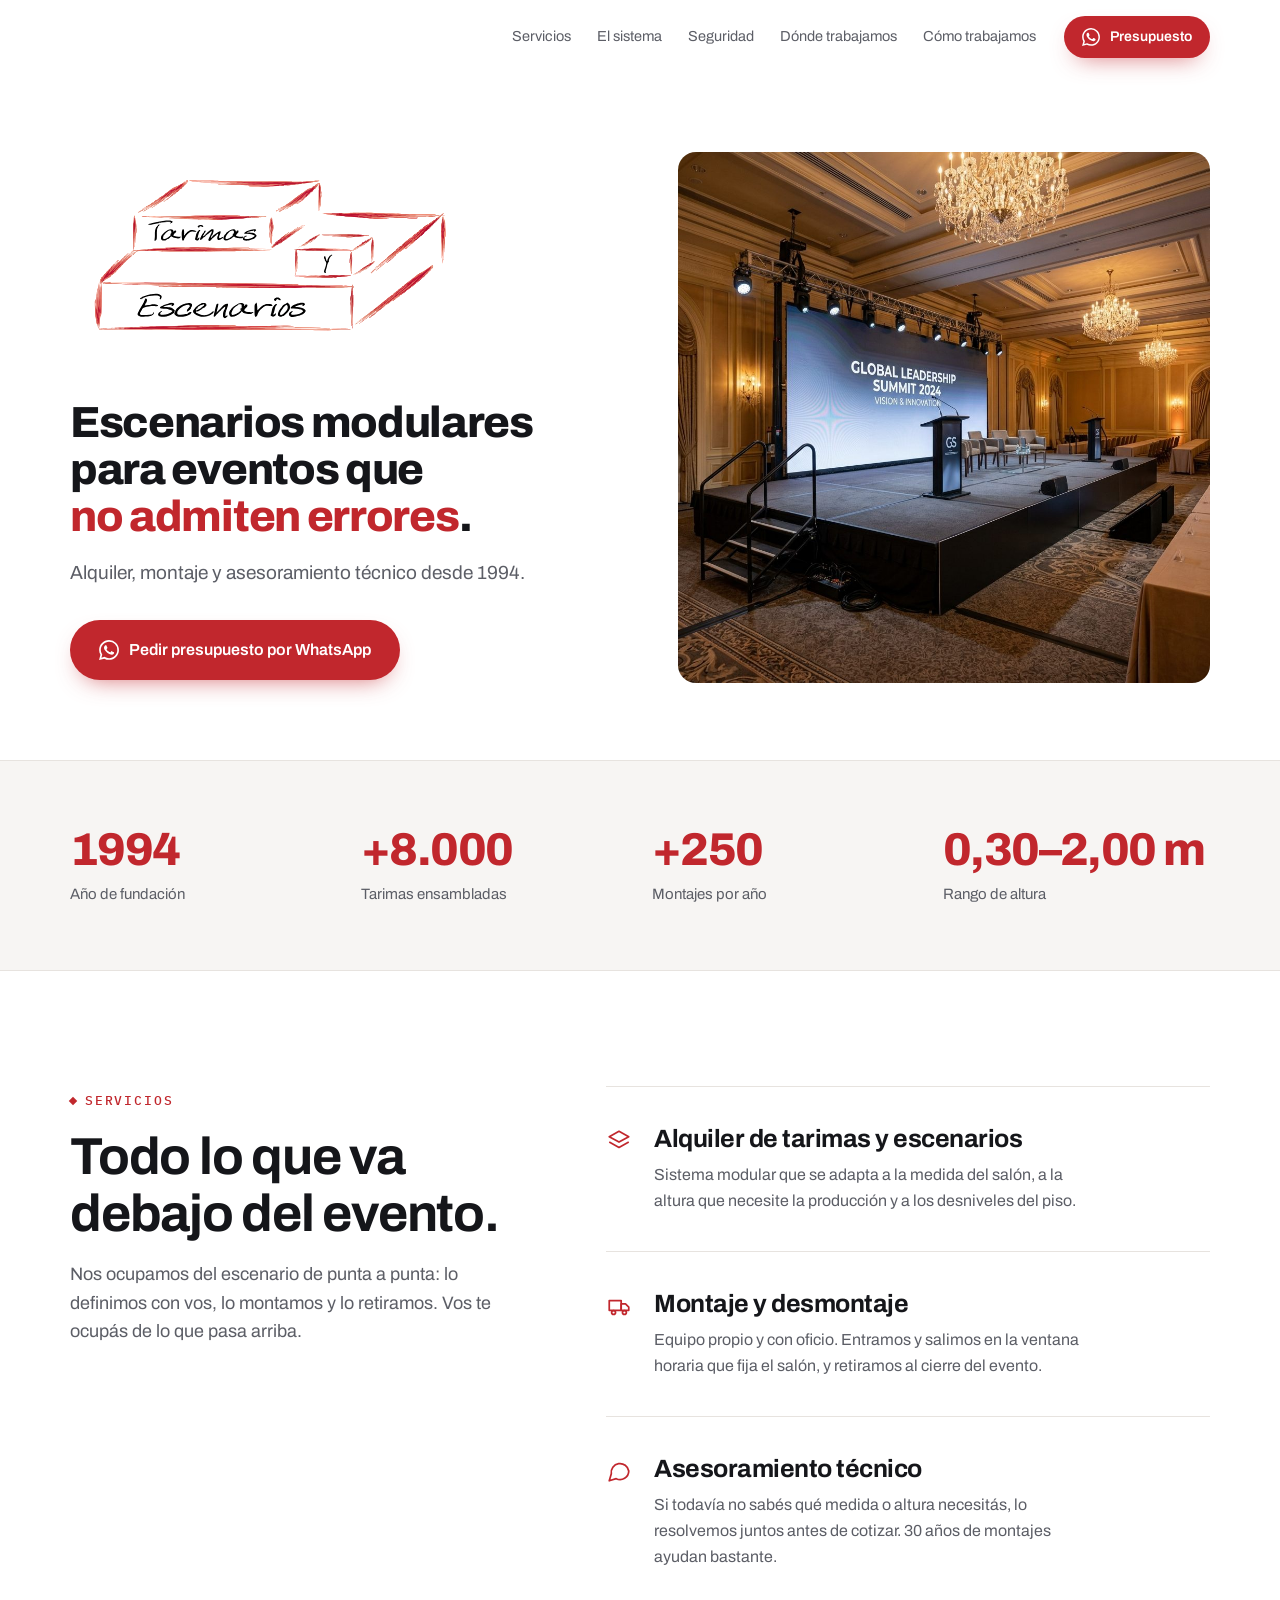
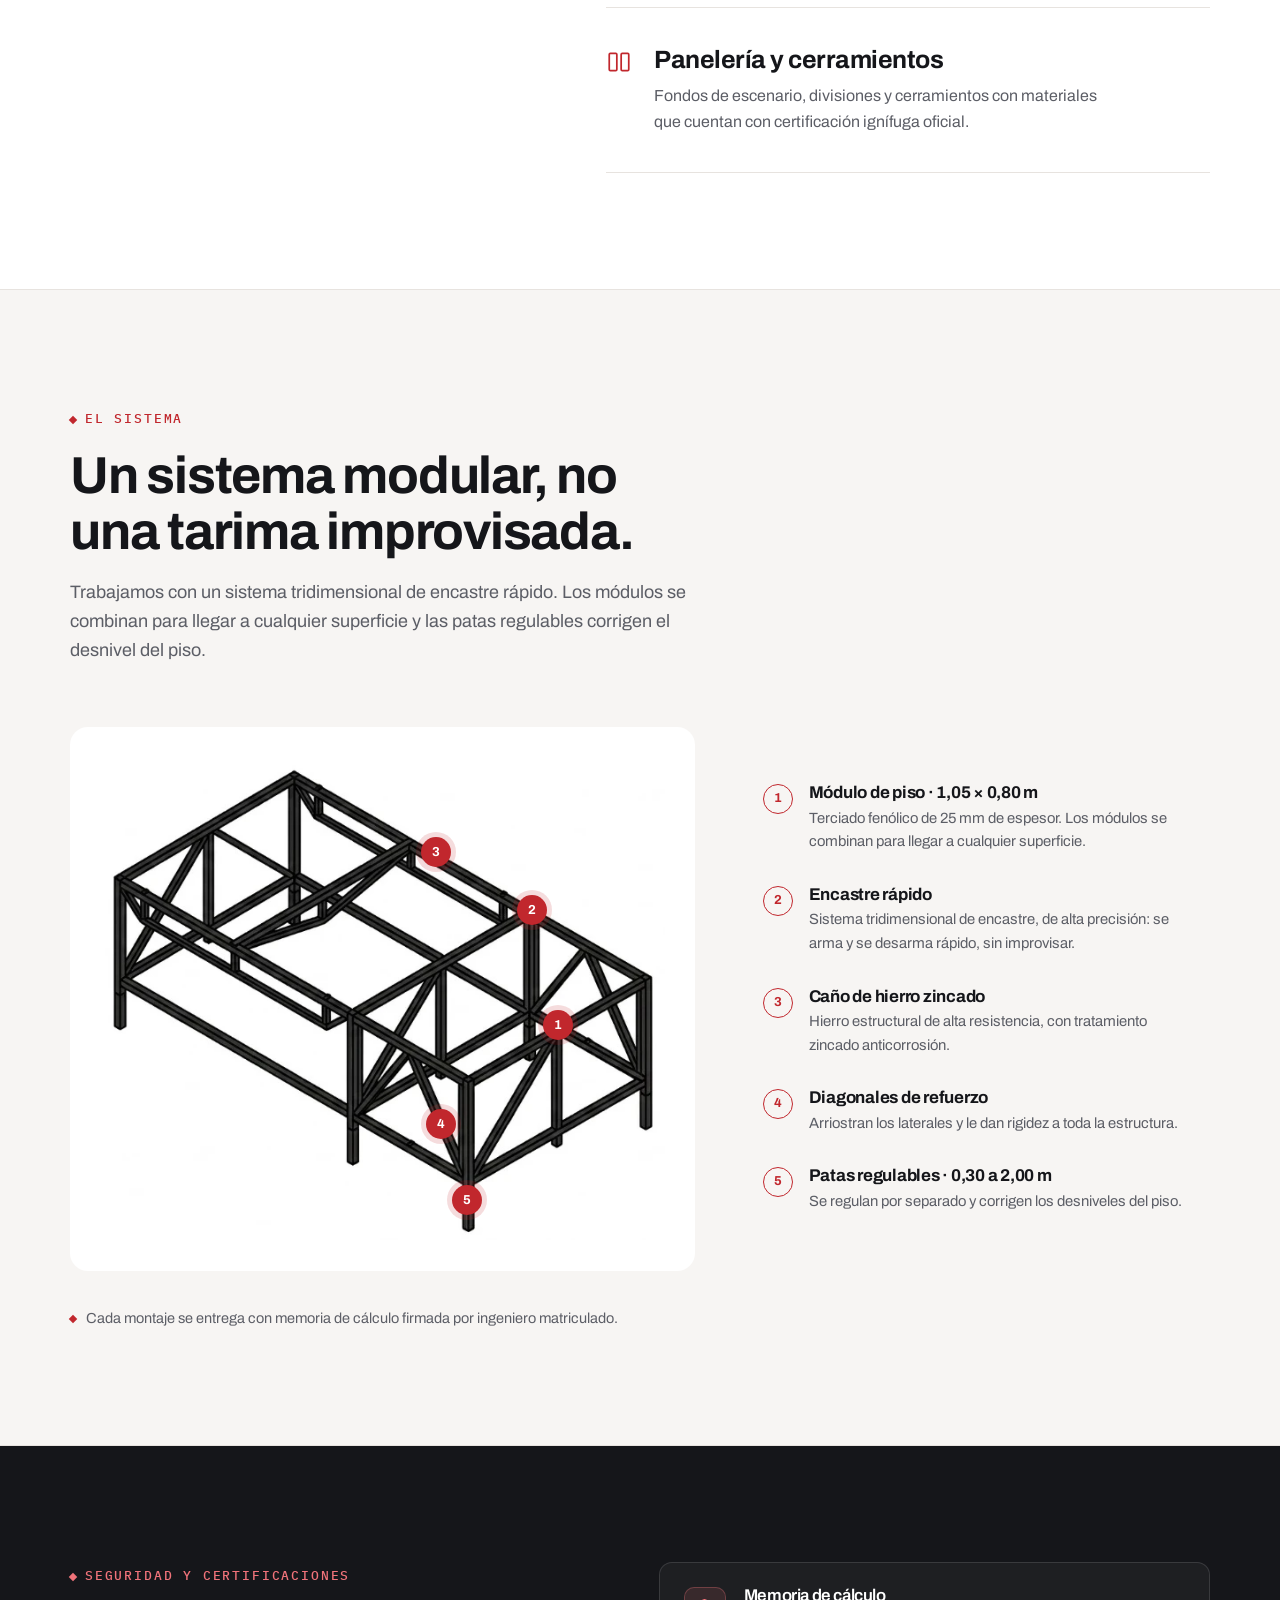
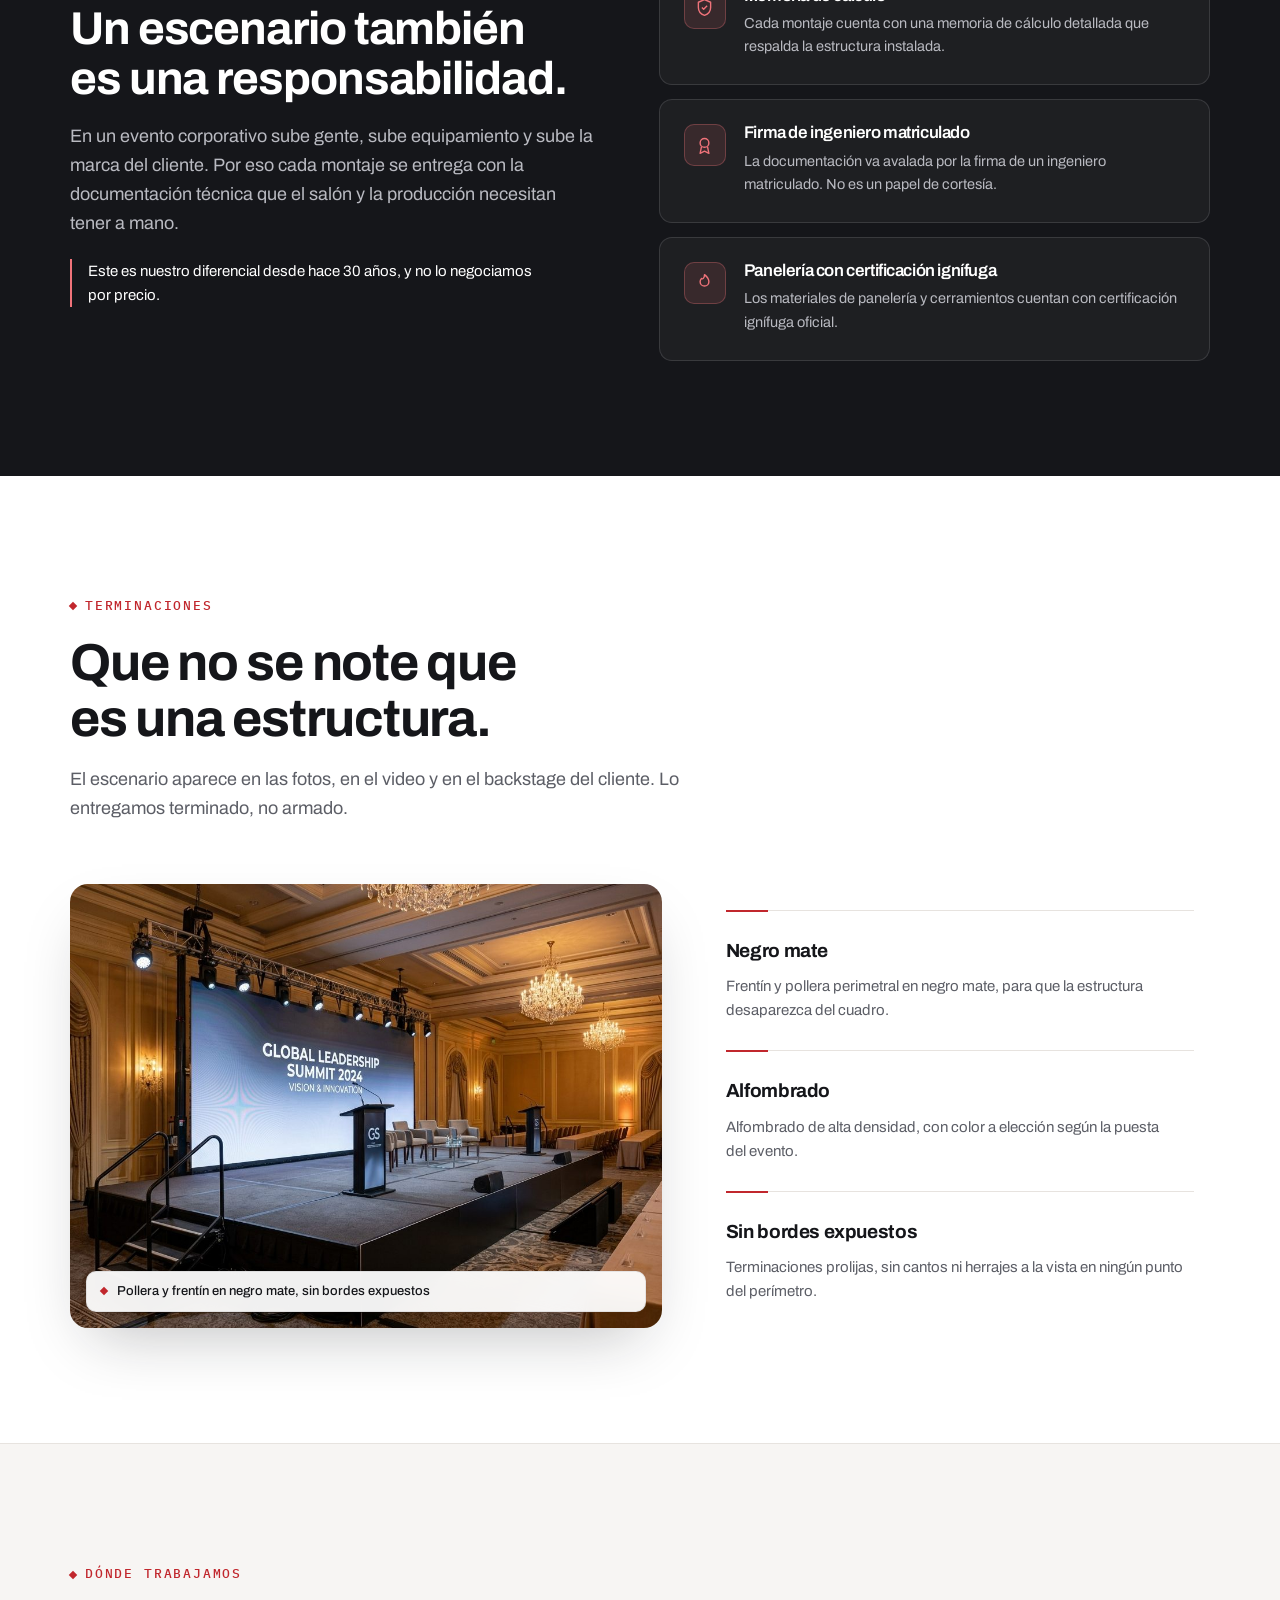
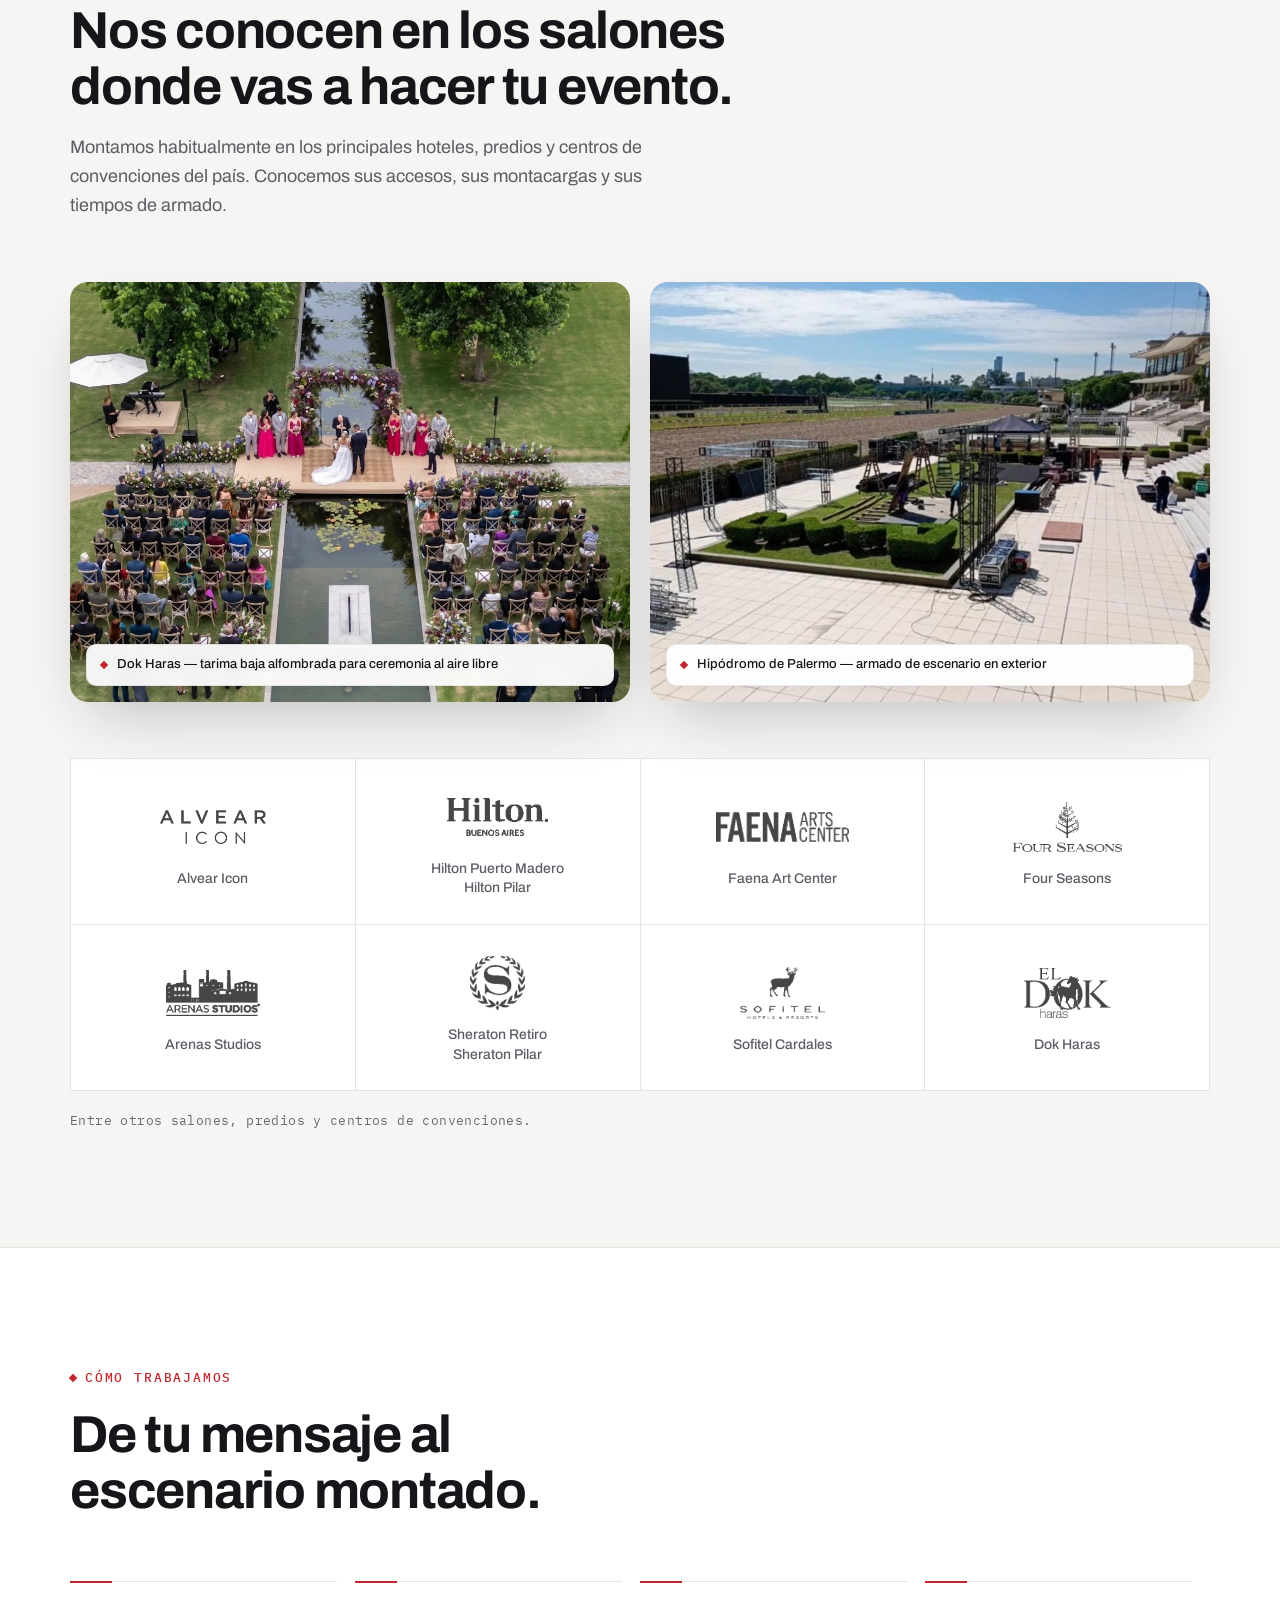
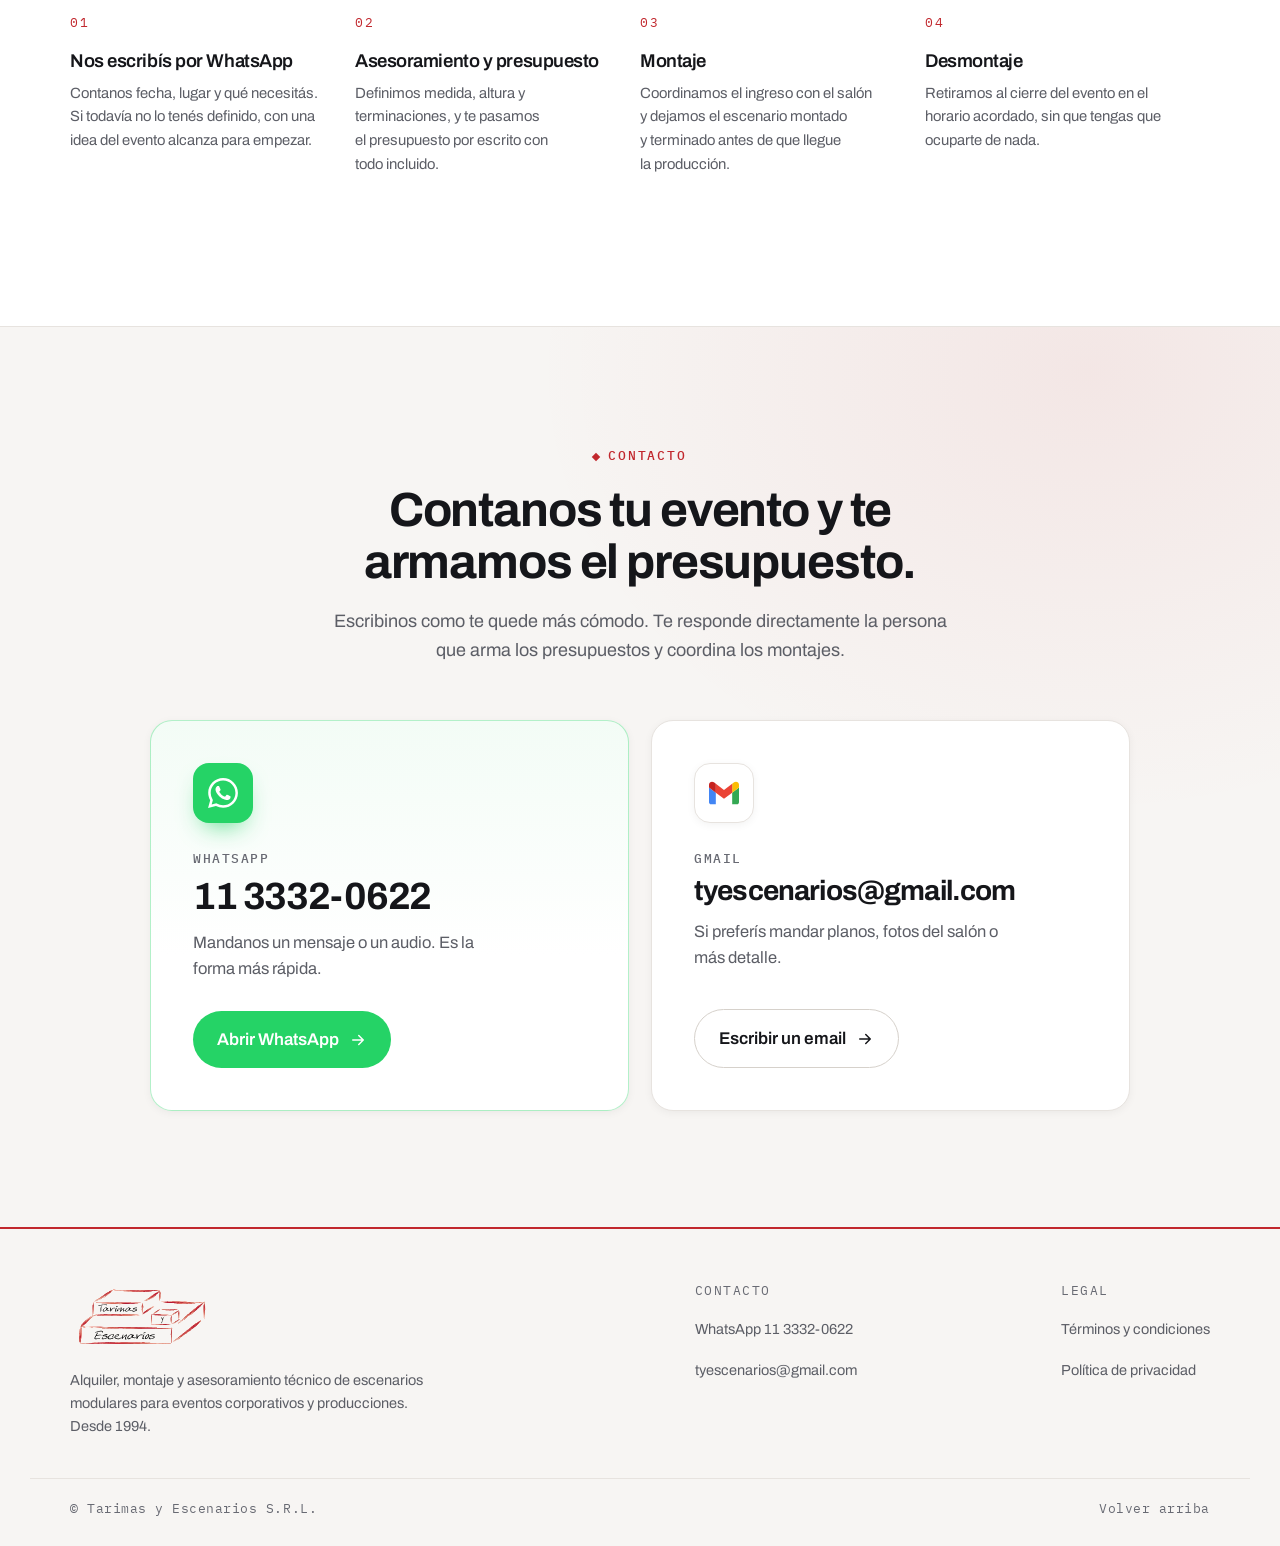
<file: index.html>
<!DOCTYPE html>
<html lang="es-AR">
<head>
<meta charset="utf-8">
<meta name="viewport" content="width=device-width, initial-scale=1">
<title>Tarimas y Escenarios S.R.L. — Alquiler y montaje de escenarios modulares</title>
<meta name="description" content="Alquiler, montaje y asesoramiento técnico de tarimas y escenarios modulares para eventos corporativos. Más de 30 años, memoria de cálculo firmada por ingeniero matriculado. Presupuestos por WhatsApp.">
<meta name="theme-color" content="#FFFFFF">
<meta property="og:type" content="website">
<meta property="og:locale" content="es_AR">
<meta property="og:title" content="Tarimas y Escenarios S.R.L. — Escenarios modulares para eventos de alta exigencia">
<meta property="og:description" content="Sistema modular de encastre rápido, alturas de 0,30 a 2,00 m y memoria de cálculo firmada por ingeniero matriculado. Más de 30 años montando escenarios.">
<meta property="og:image" content="img/escenario-hotel.jpg">
<link rel="icon" href="data:image/svg+xml,%3Csvg xmlns='http://www.w3.org/2000/svg' viewBox='0 0 24 24' fill='none' stroke='%23C1272D' stroke-width='1.8' stroke-linejoin='round'%3E%3Cpath d='M12 3 22 9 12 15 2 9Z'/%3E%3Cpath d='M2 9v5l10 6v-5'/%3E%3Cpath d='M22 9v5l-10 6'/%3E%3C/svg%3E">
<link rel="preconnect" href="https://fonts.googleapis.com">
<link rel="preconnect" href="https://fonts.gstatic.com" crossorigin>
<link rel="stylesheet" href="https://fonts.googleapis.com/css2?family=Archivo:wght@400..800&family=IBM+Plex+Mono:wght@400;500&display=swap">
<link rel="stylesheet" href="styles.css">
<script defer src="https://cloud.umami.is/script.js" data-website-id="65a9a980-d060-48c9-a7aa-838c70a37754"></script>
</head>
<body>

<a class="skip" href="#contenido">Ir al contenido</a>

<header class="nav" id="nav">
  <div class="nav__in">
    <a class="brand" href="#top">
      <img src="img/logo.svg" width="1024" height="520" alt="Tarimas y Escenarios S.R.L.">
    </a>

    <nav class="nav__links" aria-label="Secciones">
      <a href="#servicios">Servicios</a>
      <a href="#sistema">El sistema</a>
      <a href="#seguridad">Seguridad</a>
      <a href="#lugares">Dónde trabajamos</a>
      <a href="#proceso">Cómo trabajamos</a>
    </nav>

    <a class="btn btn--primary btn--sm js-wa" href="#" data-wa-default data-umami-event="whatsapp" data-umami-event-lugar="menu">
      <svg class="ico-wa" viewBox="0 0 24 24" fill="currentColor" aria-hidden="true"><path d="M17.47 14.38c-.3-.15-1.76-.87-2.03-.97-.27-.1-.47-.15-.67.15-.2.3-.77.97-.94 1.16-.17.2-.35.22-.64.08-.3-.15-1.26-.46-2.39-1.48-.88-.79-1.48-1.76-1.65-2.06-.17-.3-.02-.46.13-.6.13-.14.3-.35.45-.52.15-.18.2-.3.3-.5.1-.2.05-.37-.03-.52-.07-.15-.67-1.61-.92-2.2-.24-.58-.49-.5-.67-.51h-.57c-.2 0-.52.07-.8.37-.27.3-1.04 1.02-1.04 2.48 0 1.46 1.07 2.87 1.22 3.07.15.2 2.1 3.2 5.08 4.49.7.3 1.26.49 1.69.62.71.23 1.36.2 1.87.12.57-.09 1.76-.72 2-1.41.25-.7.25-1.29.18-1.42-.08-.12-.27-.2-.57-.34M12.05 21.8a9.87 9.87 0 0 1-5.03-1.38l-.36-.22-3.74.99 1-3.65-.24-.38a9.86 9.86 0 0 1-1.51-5.26c0-5.45 4.44-9.88 9.89-9.88a9.82 9.82 0 0 1 6.99 2.9 9.83 9.83 0 0 1 2.89 6.99c0 5.45-4.44 9.89-9.89 9.89m8.41-18.3A11.82 11.82 0 0 0 12.05 0C5.5 0 .16 5.34.16 11.89c0 2.1.55 4.14 1.59 5.95L.06 24l6.3-1.65a11.88 11.88 0 0 0 5.69 1.45c6.55 0 11.89-5.34 11.89-11.89 0-3.18-1.24-6.17-3.49-8.4"/></svg>
      <span>Presupuesto</span>
    </a>
  </div>
</header>

<main id="contenido" tabindex="-1">

  <!-- ══════════ HERO ══════════ -->
  <section class="hero" id="top">
    <div class="wrap hero__in">

      <div class="hero__copy">
        <img class="hero__logo" src="img/logo.svg" width="1024" height="520" loading="eager" fetchpriority="high" alt="Tarimas y Escenarios S.R.L.">

        <h1 class="hero__title">
          Escenarios modulares para eventos que <em>no admiten errores</em>.
        </h1>

        <p class="hero__lead">Alquiler, montaje y asesoramiento técnico desde 1994.</p>

        <div class="hero__cta">
          <a class="btn btn--primary btn--lg js-wa" href="#" data-wa-default data-umami-event="whatsapp" data-umami-event-lugar="portada">
            <svg class="ico-wa" viewBox="0 0 24 24" fill="currentColor" aria-hidden="true"><path d="M17.47 14.38c-.3-.15-1.76-.87-2.03-.97-.27-.1-.47-.15-.67.15-.2.3-.77.97-.94 1.16-.17.2-.35.22-.64.08-.3-.15-1.26-.46-2.39-1.48-.88-.79-1.48-1.76-1.65-2.06-.17-.3-.02-.46.13-.6.13-.14.3-.35.45-.52.15-.18.2-.3.3-.5.1-.2.05-.37-.03-.52-.07-.15-.67-1.61-.92-2.2-.24-.58-.49-.5-.67-.51h-.57c-.2 0-.52.07-.8.37-.27.3-1.04 1.02-1.04 2.48 0 1.46 1.07 2.87 1.22 3.07.15.2 2.1 3.2 5.08 4.49.7.3 1.26.49 1.69.62.71.23 1.36.2 1.87.12.57-.09 1.76-.72 2-1.41.25-.7.25-1.29.18-1.42-.08-.12-.27-.2-.57-.34M12.05 21.8a9.87 9.87 0 0 1-5.03-1.38l-.36-.22-3.74.99 1-3.65-.24-.38a9.86 9.86 0 0 1-1.51-5.26c0-5.45 4.44-9.88 9.89-9.88a9.82 9.82 0 0 1 6.99 2.9 9.83 9.83 0 0 1 2.89 6.99c0 5.45-4.44 9.89-9.89 9.89m8.41-18.3A11.82 11.82 0 0 0 12.05 0C5.5 0 .16 5.34.16 11.89c0 2.1.55 4.14 1.59 5.95L.06 24l6.3-1.65a11.88 11.88 0 0 0 5.69 1.45c6.55 0 11.89-5.34 11.89-11.89 0-3.18-1.24-6.17-3.49-8.4"/></svg>
            <span>Pedir presupuesto por WhatsApp</span>
          </a>
        </div>
      </div>

      <figure class="hero__photo">
        <img src="img/escenario-hotel.jpg" width="1024" height="1024" loading="eager" fetchpriority="high"
             alt="Escenario montado en el salón de un hotel, con pollera y frentín en negro mate, escalera de acceso con baranda y pantalla LED de fondo">
      </figure>
    </div>
  </section>


  <!-- ══════════ NÚMEROS ══════════ -->
  <section class="numbers" aria-label="La empresa en números">
    <div class="wrap">
      <ul class="stats">
        <li><b>1994</b><span>Año de fundación</span></li>
        <li><b>+8.000</b><span>Tarimas ensambladas</span></li>
        <li><b>+250</b><span>Montajes por año</span></li>
        <li><b>0,30–2,00&nbsp;m</b><span>Rango de altura</span></li>
      </ul>
    </div>
  </section>


  <!-- ══════════ SERVICIOS ══════════ -->
  <section class="sec" id="servicios">
    <div class="wrap services">
      <header class="sec__head services__head reveal">
        <p class="eyebrow"><span class="eyebrow__dot"></span>Servicios</p>
        <h2>Todo lo que va debajo del evento.</h2>
        <p class="sec__lead">Nos ocupamos del escenario de punta a punta: lo definimos con vos, lo montamos y lo retiramos. Vos te ocupás de lo que pasa arriba.</p>
      </header>

      <ul class="services__list">
        <li class="reveal">
          <svg viewBox="0 0 24 24" fill="none" stroke="currentColor" stroke-width="1.6" stroke-linejoin="round" aria-hidden="true"><path d="M12 3 21 8 12 13 3 8Z"/><path d="M3 13l9 5 9-5"/></svg>
          <div><h3>Alquiler de tarimas y escenarios</h3><p>Sistema modular que se adapta a la medida del salón, a la altura que necesite la producción y a los desniveles del piso.</p></div>
        </li>

        <li class="reveal">
          <svg viewBox="0 0 24 24" fill="none" stroke="currentColor" stroke-width="1.6" stroke-linejoin="round" aria-hidden="true"><path d="M3 7h11v9H3z"/><path d="M14 10h4l3 3v3h-7z"/><circle cx="7" cy="18" r="1.8"/><circle cx="17" cy="18" r="1.8"/></svg>
          <div><h3>Montaje y desmontaje</h3><p>Equipo propio y con oficio. Entramos y salimos en la ventana horaria que fija el salón, y retiramos al cierre del evento.</p></div>
        </li>

        <li class="reveal">
          <svg viewBox="0 0 24 24" fill="none" stroke="currentColor" stroke-width="1.6" stroke-linejoin="round" aria-hidden="true"><path d="M21 12a8 8 0 0 1-11.6 7.1L3 21l1.9-6.4A8 8 0 1 1 21 12Z"/></svg>
          <div><h3>Asesoramiento técnico</h3><p>Si todavía no sabés qué medida o altura necesitás, lo resolvemos juntos antes de cotizar. 30 años de montajes ayudan bastante.</p></div>
        </li>

        <li class="reveal">
          <svg viewBox="0 0 24 24" fill="none" stroke="currentColor" stroke-width="1.6" stroke-linejoin="round" aria-hidden="true"><rect x="3" y="4" width="7" height="16" rx="1"/><rect x="14" y="4" width="7" height="16" rx="1"/></svg>
          <div><h3>Panelería y cerramientos</h3><p>Fondos de escenario, divisiones y cerramientos con materiales que cuentan con certificación ignífuga oficial.</p></div>
        </li>
      </ul>
    </div>
  </section>


  <!-- ══════════ SISTEMA ══════════ -->
  <section class="sec sec--alt" id="sistema">
    <div class="wrap">
      <header class="sec__head reveal">
        <p class="eyebrow"><span class="eyebrow__dot"></span>El sistema</p>
        <h2>Un sistema modular, no una tarima improvisada.</h2>
        <p class="sec__lead">Trabajamos con un sistema tridimensional de encastre rápido. Los módulos se combinan para llegar a cualquier superficie y las patas regulables corrigen el desnivel del piso.</p>
      </header>

      <div class="blueprint">
        <figure class="blueprint__fig reveal">
          <div class="blueprint__img" aria-hidden="true">
            <img src="img/plano-estructura.webp" width="638" height="546" loading="lazy" alt="">
            <span class="pin" style="--x:81%;--y:55.5%;--i:0" data-pin="1">1</span>
            <span class="pin" style="--x:76.5%;--y:31.5%;--i:1" data-pin="2">2</span>
            <span class="pin" style="--x:59.5%;--y:19.5%;--i:2" data-pin="3">3</span>
            <span class="pin" style="--x:60.3%;--y:75.9%;--i:3" data-pin="4">4</span>
            <span class="pin" style="--x:64.9%;--y:91.6%;--i:4" data-pin="5">5</span>
          </div>
          <figcaption class="sr">Plano isométrico de la estructura de un escenario modular, con patas, travesaños de caño de hierro y diagonales de refuerzo. Las referencias numeradas se describen en la lista.</figcaption>
        </figure>

        <ol class="blueprint__list">
          <li data-pin="1"><span class="pin-n" aria-hidden="true">1</span><div><h3>Módulo de piso · 1,05&nbsp;×&nbsp;0,80&nbsp;m</h3><p>Terciado fenólico de 25&nbsp;mm de espesor. Los módulos se combinan para llegar a cualquier superficie.</p></div></li>
          <li data-pin="2"><span class="pin-n" aria-hidden="true">2</span><div><h3>Encastre rápido</h3><p>Sistema tridimensional de encastre, de alta precisión: se arma y se desarma rápido, sin improvisar.</p></div></li>
          <li data-pin="3"><span class="pin-n" aria-hidden="true">3</span><div><h3>Caño de hierro zincado</h3><p>Hierro estructural de alta resistencia, con tratamiento zincado anticorrosión.</p></div></li>
          <li data-pin="4"><span class="pin-n" aria-hidden="true">4</span><div><h3>Diagonales de refuerzo</h3><p>Arriostran los laterales y le dan rigidez a toda la estructura.</p></div></li>
          <li data-pin="5"><span class="pin-n" aria-hidden="true">5</span><div><h3>Patas regulables · 0,30&nbsp;a&nbsp;2,00&nbsp;m</h3><p>Se regulan por separado y corrigen los desniveles del piso.</p></div></li>
        </ol>
      </div>

      <p class="blueprint__note"><span class="eyebrow__dot"></span>Cada montaje se entrega con memoria de cálculo firmada por ingeniero matriculado.</p>
    </div>
  </section>


  <!-- ══════════ SEGURIDAD ══════════ -->
  <section class="sec sec--safety" id="seguridad">
    <div class="wrap safety">
      <div class="safety__copy reveal">
        <p class="eyebrow"><span class="eyebrow__dot"></span>Seguridad y certificaciones</p>
        <h2>Un escenario también es una responsabilidad.</h2>
        <p class="sec__lead">
          En un evento corporativo sube gente, sube equipamiento y sube la marca del cliente.
          Por eso cada montaje se entrega con la documentación técnica que el salón y la
          producción necesitan tener a mano.
        </p>
        <p class="safety__note">Este es nuestro diferencial desde hace 30 años, y no lo negociamos por precio.</p>
      </div>

      <ul class="creds reveal">
        <li>
          <span class="creds__ico"><svg viewBox="0 0 24 24" fill="none" stroke="currentColor" stroke-width="1.6" stroke-linejoin="round" aria-hidden="true"><path d="M12 3l7 3v6c0 4.4-3 7.6-7 9-4-1.4-7-4.6-7-9V6Z"/><path d="M9 12l2 2 4-4"/></svg></span>
          <div><h3>Memoria de cálculo</h3><p>Cada montaje cuenta con una memoria de cálculo detallada que respalda la estructura instalada.</p></div>
        </li>
        <li>
          <span class="creds__ico"><svg viewBox="0 0 24 24" fill="none" stroke="currentColor" stroke-width="1.6" stroke-linejoin="round" aria-hidden="true"><circle cx="12" cy="9" r="5"/><path d="M8.5 13.5 7 21l5-2.5L17 21l-1.5-7.5"/></svg></span>
          <div><h3>Firma de ingeniero matriculado</h3><p>La documentación va avalada por la firma de un ingeniero matriculado. No es un papel de cortesía.</p></div>
        </li>
        <li>
          <span class="creds__ico"><svg viewBox="0 0 24 24" fill="none" stroke="currentColor" stroke-width="1.6" stroke-linejoin="round" aria-hidden="true"><path d="M12 3s5 4 5 8a5 5 0 0 1-10 0c0-1.5.8-2.8 1.6-3.7C9.5 9 12 7 12 3Z"/></svg></span>
          <div><h3>Panelería con certificación ignífuga</h3><p>Los materiales de panelería y cerramientos cuentan con certificación ignífuga oficial.</p></div>
        </li>
      </ul>
    </div>
  </section>


  <!-- ══════════ TERMINACIONES ══════════ -->
  <section class="sec" id="terminaciones">
    <div class="wrap">
      <header class="sec__head reveal">
        <p class="eyebrow"><span class="eyebrow__dot"></span>Terminaciones</p>
        <h2>Que no se note que es una estructura.</h2>
        <p class="sec__lead">El escenario aparece en las fotos, en el video y en el backstage del cliente. Lo entregamos terminado, no armado.</p>
      </header>

      <div class="finish-grid">
        <figure class="shot reveal">
          <img src="img/escenario-hotel.jpg" width="1024" height="1024" loading="lazy"
               alt="Escenario montado en el salón de un hotel, con pollera y frentín en negro mate, escalera de acceso con baranda y pantalla LED de fondo">
          <figcaption><span class="eyebrow__dot"></span>Pollera y frentín en negro mate, sin bordes expuestos</figcaption>
        </figure>
        <div class="finish">
          <div class="finish__item reveal"><b>Negro mate</b><p>Frentín y pollera perimetral en negro mate, para que la estructura desaparezca del cuadro.</p></div>
          <div class="finish__item reveal"><b>Alfombrado</b><p>Alfombrado de alta densidad, con color a elección según la puesta del evento.</p></div>
          <div class="finish__item reveal"><b>Sin bordes expuestos</b><p>Terminaciones prolijas, sin cantos ni herrajes a la vista en ningún punto del perímetro.</p></div>
        </div>
      </div>
    </div>
  </section>


  <!-- ══════════ LUGARES ══════════ -->
  <section class="sec sec--alt" id="lugares">
    <div class="wrap">
      <header class="sec__head reveal">
        <p class="eyebrow"><span class="eyebrow__dot"></span>Dónde trabajamos</p>
        <h2>Nos conocen en los salones donde vas a hacer tu evento.</h2>
        <p class="sec__lead">Montamos habitualmente en los principales hoteles, predios y centros de convenciones del país. Conocemos sus accesos, sus montacargas y sus tiempos de armado.</p>
      </header>

      <div class="gallery">
        <figure class="shot reveal">
          <img src="img/escenario-dok-haras.jpg" width="1024" height="1014" loading="lazy"
               alt="Vista aérea de una ceremonia al aire libre en Dok Haras, con una tarima baja alfombrada junto a un espejo de agua">
          <figcaption><span class="eyebrow__dot"></span>Dok Haras — tarima baja alfombrada para ceremonia al aire libre</figcaption>
        </figure>
        <figure class="shot reveal">
          <img src="img/montaje-hipodromo-palermo.jpg" width="1024" height="839" loading="lazy"
               alt="Montaje de un escenario en exterior en el Hipódromo de Palermo, con módulos, estructuras de truss y el equipo trabajando">
          <figcaption><span class="eyebrow__dot"></span>Hipódromo de Palermo — armado de escenario en exterior</figcaption>
        </figure>
      </div>

      <ul class="venues reveal">
        <li><span class="venues__logo"><img src="img/lugares/alvear.webp" width="400" height="129" loading="lazy" alt="" style="--h:34px"></span><span class="venues__name">Alvear Icon</span></li>
        <li><span class="venues__logo"><img src="img/lugares/hilton.webp" width="299" height="113" loading="lazy" alt="" style="--h:38px"></span><span class="venues__name">Hilton Puerto Madero<br>Hilton Pilar</span></li>
        <li><span class="venues__logo"><img src="img/lugares/faena.webp" width="579" height="130" loading="lazy" alt="" style="--h:30px"></span><span class="venues__name">Faena Art Center</span></li>
        <li><span class="venues__logo"><img src="img/lugares/fourseasons.webp" width="305" height="140" loading="lazy" alt="" style="--h:50px"></span><span class="venues__name">Four Seasons</span></li>
        <li><span class="venues__logo"><img src="img/lugares/arenas.webp" width="288" height="140" loading="lazy" alt="" style="--h:46px"></span><span class="venues__name">Arenas Studios</span></li>
        <li><span class="venues__logo"><img src="img/lugares/sheraton.webp" width="141" height="140" loading="lazy" alt="" style="--h:54px"></span><span class="venues__name">Sheraton Retiro<br>Sheraton Pilar</span></li>
        <li><span class="venues__logo"><img src="img/lugares/sofitel.webp" width="228" height="140" loading="lazy" alt="" style="--h:52px"></span><span class="venues__name">Sofitel Cardales</span></li>
        <li><span class="venues__logo"><img src="img/lugares/dokharas.webp" width="243" height="140" loading="lazy" alt="" style="--h:50px"></span><span class="venues__name">Dok Haras</span></li>
      </ul>
      <p class="venues__note">Entre otros salones, predios y centros de convenciones.</p>
    </div>
  </section>


  <!-- ══════════ PROCESO ══════════ -->
  <section class="sec" id="proceso">
    <div class="wrap">
      <header class="sec__head reveal">
        <p class="eyebrow"><span class="eyebrow__dot"></span>Cómo trabajamos</p>
        <h2>De tu mensaje al escenario montado.</h2>
      </header>

      <ol class="steps">
        <li class="reveal"><span class="steps__n">01</span><h3>Nos escribís por WhatsApp</h3><p>Contanos fecha, lugar y qué necesitás. Si todavía no lo tenés definido, con una idea del evento alcanza para empezar.</p></li>
        <li class="reveal"><span class="steps__n">02</span><h3>Asesoramiento y presupuesto</h3><p>Definimos medida, altura y terminaciones, y te pasamos el presupuesto por escrito con todo incluido.</p></li>
        <li class="reveal"><span class="steps__n">03</span><h3>Montaje</h3><p>Coordinamos el ingreso con el salón y dejamos el escenario montado y terminado antes de que llegue la producción.</p></li>
        <li class="reveal"><span class="steps__n">04</span><h3>Desmontaje</h3><p>Retiramos al cierre del evento en el horario acordado, sin que tengas que ocuparte de nada.</p></li>
      </ol>
    </div>
  </section>


  <!-- ══════════ CONTACTO ══════════ -->
  <section class="sec sec--contact" id="contacto">
    <div class="wrap">

      <header class="contact__head reveal">
        <p class="eyebrow"><span class="eyebrow__dot"></span>Contacto</p>
        <h2>Contanos tu evento y te armamos el presupuesto.</h2>
        <p class="sec__lead">Escribinos como te quede más cómodo. Te responde directamente la persona que arma los presupuestos y coordina los montajes.</p>
      </header>

      <div class="contact__ways">
        <a class="way way--wa js-wa reveal" href="#" data-wa-default data-umami-event="whatsapp" data-umami-event-lugar="contacto">
          <span class="way__ico"><svg class="ico-wa" viewBox="0 0 24 24" fill="currentColor" aria-hidden="true"><path d="M17.47 14.38c-.3-.15-1.76-.87-2.03-.97-.27-.1-.47-.15-.67.15-.2.3-.77.97-.94 1.16-.17.2-.35.22-.64.08-.3-.15-1.26-.46-2.39-1.48-.88-.79-1.48-1.76-1.65-2.06-.17-.3-.02-.46.13-.6.13-.14.3-.35.45-.52.15-.18.2-.3.3-.5.1-.2.05-.37-.03-.52-.07-.15-.67-1.61-.92-2.2-.24-.58-.49-.5-.67-.51h-.57c-.2 0-.52.07-.8.37-.27.3-1.04 1.02-1.04 2.48 0 1.46 1.07 2.87 1.22 3.07.15.2 2.1 3.2 5.08 4.49.7.3 1.26.49 1.69.62.71.23 1.36.2 1.87.12.57-.09 1.76-.72 2-1.41.25-.7.25-1.29.18-1.42-.08-.12-.27-.2-.57-.34M12.05 21.8a9.87 9.87 0 0 1-5.03-1.38l-.36-.22-3.74.99 1-3.65-.24-.38a9.86 9.86 0 0 1-1.51-5.26c0-5.45 4.44-9.88 9.89-9.88a9.82 9.82 0 0 1 6.99 2.9 9.83 9.83 0 0 1 2.89 6.99c0 5.45-4.44 9.89-9.89 9.89m8.41-18.3A11.82 11.82 0 0 0 12.05 0C5.5 0 .16 5.34.16 11.89c0 2.1.55 4.14 1.59 5.95L.06 24l6.3-1.65a11.88 11.88 0 0 0 5.69 1.45c6.55 0 11.89-5.34 11.89-11.89 0-3.18-1.24-6.17-3.49-8.4"/></svg></span>
          <span class="way__k">WhatsApp</span>
          <b class="way__v">11&nbsp;3332-0622</b>
          <span class="way__d">Mandanos un mensaje o un audio. Es la forma más rápida.</span>
          <span class="way__go">Abrir WhatsApp <svg viewBox="0 0 24 24" fill="none" stroke="currentColor" stroke-width="2" stroke-linecap="round" stroke-linejoin="round" aria-hidden="true"><path d="M5 12h14M13 6l6 6-6 6"/></svg></span>
        </a>
        <a class="way way--mail reveal" href="mailto:tyescenarios@gmail.com" data-umami-event="gmail" data-umami-event-lugar="contacto">
          <span class="way__ico"><svg viewBox="52 42 88 66" aria-hidden="true"><path fill="#4285F4" d="M58 108h14V74L52 59v43c0 3.32 2.69 6 6 6"/><path fill="#34A853" d="M120 108h14c3.32 0 6-2.69 6-6V59l-20 15"/><path fill="#FBBC04" d="M120 48v26l20-15v-8c0-7.42-8.47-11.65-14.4-7.2"/><path fill="#EA4335" d="M72 74V48l24 18 24-18v26L96 92"/><path fill="#C5221F" d="M52 51v8l20 15V48l-5.6-4.2c-5.94-4.45-14.4-.22-14.4 7.2"/></svg></span>
          <span class="way__k">Gmail</span>
          <b class="way__v">tyescenarios@gmail.com</b>
          <span class="way__d">Si preferís mandar planos, fotos del salón o más detalle.</span>
          <span class="way__go">Escribir un email <svg viewBox="0 0 24 24" fill="none" stroke="currentColor" stroke-width="2" stroke-linecap="round" stroke-linejoin="round" aria-hidden="true"><path d="M5 12h14M13 6l6 6-6 6"/></svg></span>
        </a>
      </div>
    </div>
  </section>

</main>

<footer class="foot">
  <div class="wrap foot__in">
    <div class="foot__brand">
      <img src="img/logo.svg" width="1024" height="520" loading="lazy" alt="Tarimas y Escenarios S.R.L.">
      <p>Alquiler, montaje y asesoramiento técnico de escenarios modulares para eventos corporativos y producciones. Desde 1994.</p>
    </div>
    <div class="foot__links">
      <p class="foot__links-t">Contacto</p>
      <a class="js-wa" href="#" data-wa-default data-umami-event="whatsapp" data-umami-event-lugar="pie">WhatsApp 11&nbsp;3332-0622</a>
      <a href="mailto:tyescenarios@gmail.com" data-umami-event="gmail" data-umami-event-lugar="pie">tyescenarios@gmail.com</a>
    </div>
    <div class="foot__links">
      <p class="foot__links-t">Legal</p>
      <a href="terminos.html">Términos y condiciones</a>
      <a href="privacidad.html">Política de privacidad</a>
    </div>
  </div>
  <div class="wrap foot__bar"><span>© <span translate="no">Tarimas y Escenarios S.R.L.</span></span><a href="#top">Volver arriba</a></div>
</footer>

<a class="wafloat js-wa" href="#" data-wa-default data-umami-event="whatsapp" data-umami-event-lugar="flotante" aria-label="Escribir por WhatsApp al 11 3332-0622">
  <svg viewBox="0 0 24 24" fill="currentColor" aria-hidden="true"><path d="M17.47 14.38c-.3-.15-1.76-.87-2.03-.97-.27-.1-.47-.15-.67.15-.2.3-.77.97-.94 1.16-.17.2-.35.22-.64.08-.3-.15-1.26-.46-2.39-1.48-.88-.79-1.48-1.76-1.65-2.06-.17-.3-.02-.46.13-.6.13-.14.3-.35.45-.52.15-.18.2-.3.3-.5.1-.2.05-.37-.03-.52-.07-.15-.67-1.61-.92-2.2-.24-.58-.49-.5-.67-.51h-.57c-.2 0-.52.07-.8.37-.27.3-1.04 1.02-1.04 2.48 0 1.46 1.07 2.87 1.22 3.07.15.2 2.1 3.2 5.08 4.49.7.3 1.26.49 1.69.62.71.23 1.36.2 1.87.12.57-.09 1.76-.72 2-1.41.25-.7.25-1.29.18-1.42-.08-.12-.27-.2-.57-.34M12.05 21.8a9.87 9.87 0 0 1-5.03-1.38l-.36-.22-3.74.99 1-3.65-.24-.38a9.86 9.86 0 0 1-1.51-5.26c0-5.45 4.44-9.88 9.89-9.88a9.82 9.82 0 0 1 6.99 2.9 9.83 9.83 0 0 1 2.89 6.99c0 5.45-4.44 9.89-9.89 9.89m8.41-18.3A11.82 11.82 0 0 0 12.05 0C5.5 0 .16 5.34.16 11.89c0 2.1.55 4.14 1.59 5.95L.06 24l6.3-1.65a11.88 11.88 0 0 0 5.69 1.45c6.55 0 11.89-5.34 11.89-11.89 0-3.18-1.24-6.17-3.49-8.4"/></svg>
  <span>Presupuesto por WhatsApp</span>
</a>

<script type="application/ld+json">
{
  "@context": "https://schema.org",
  "@type": "ProfessionalService",
  "name": "Tarimas y Escenarios S.R.L.",
  "description": "Alquiler, montaje y asesoramiento técnico de tarimas y escenarios modulares para eventos corporativos y producciones de alta exigencia.",
  "foundingDate": "1994",
  "telephone": "+54 9 11 3332-0622",
  "email": "tyescenarios@gmail.com",
  "areaServed": "AR",
  "serviceType": "Alquiler y montaje de tarimas y escenarios para eventos"
}
</script>
<script src="script.js"></script>
</body>
</html>
</file>
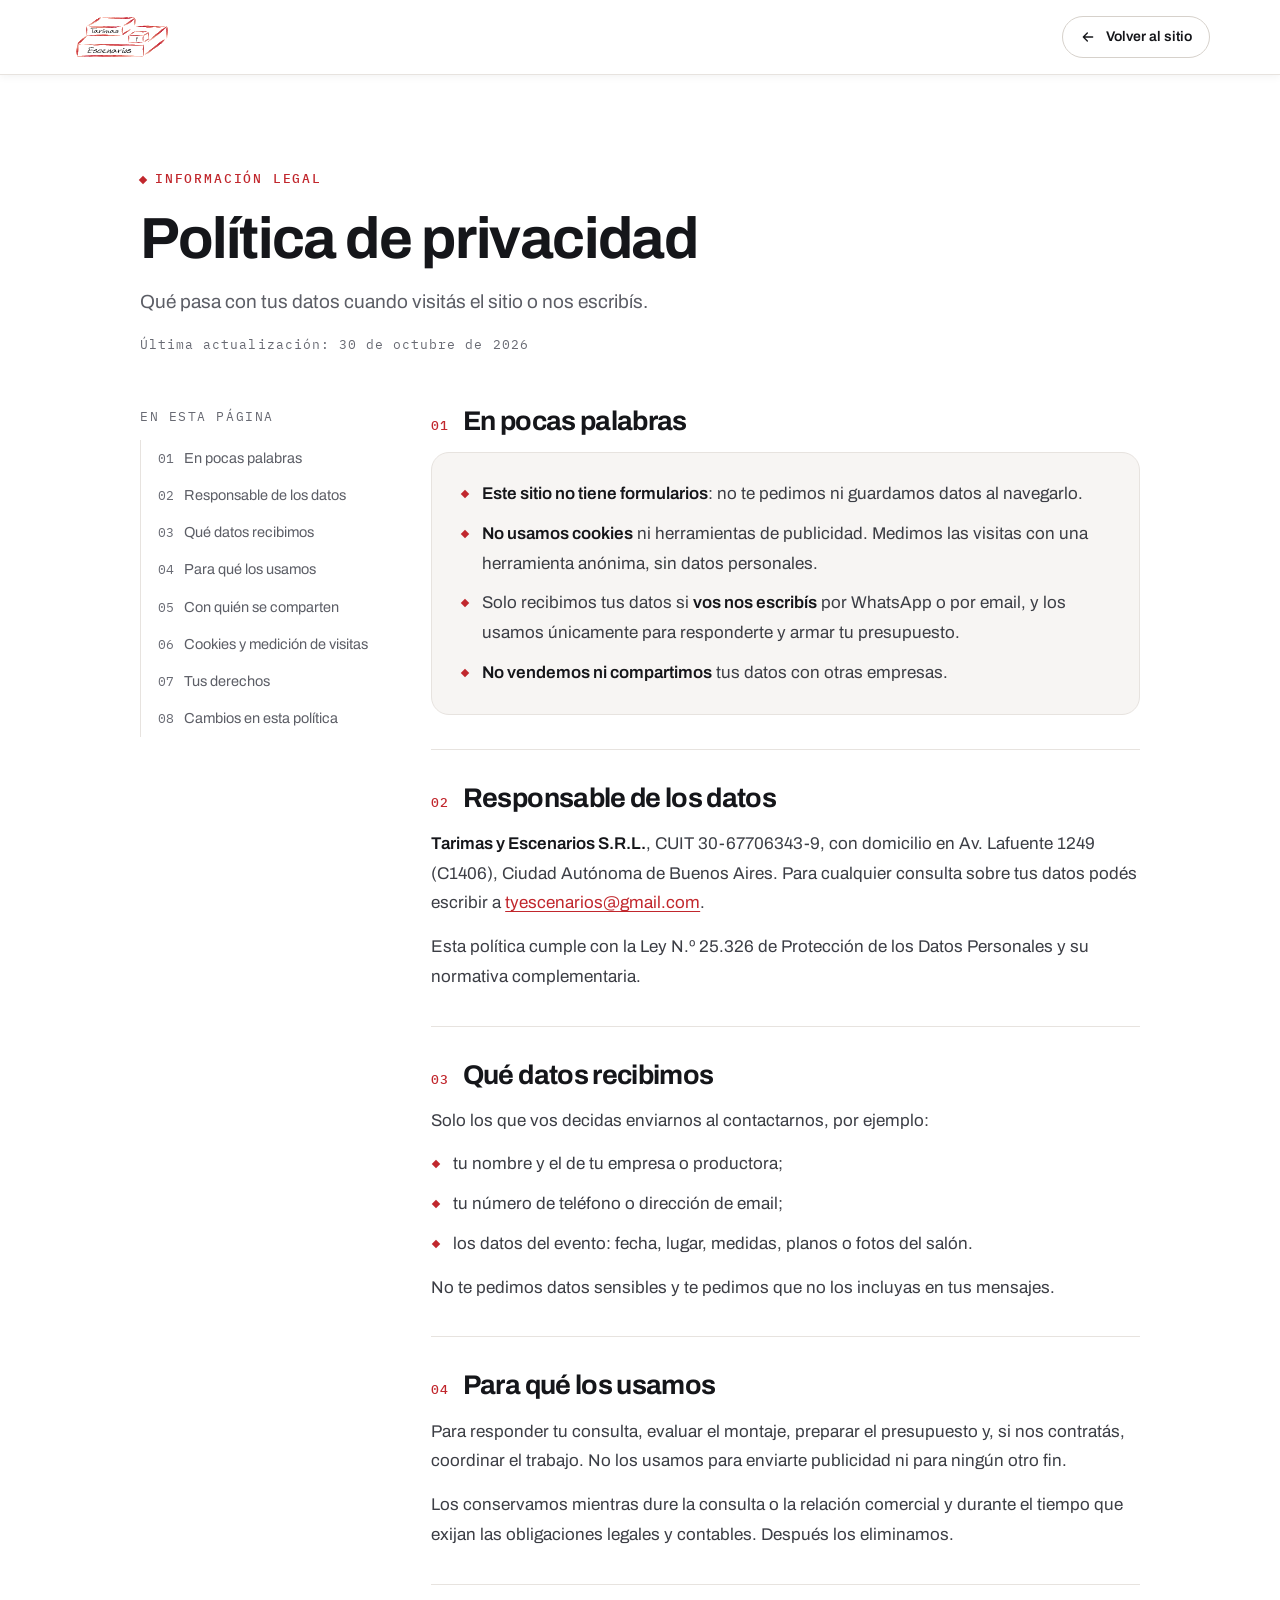
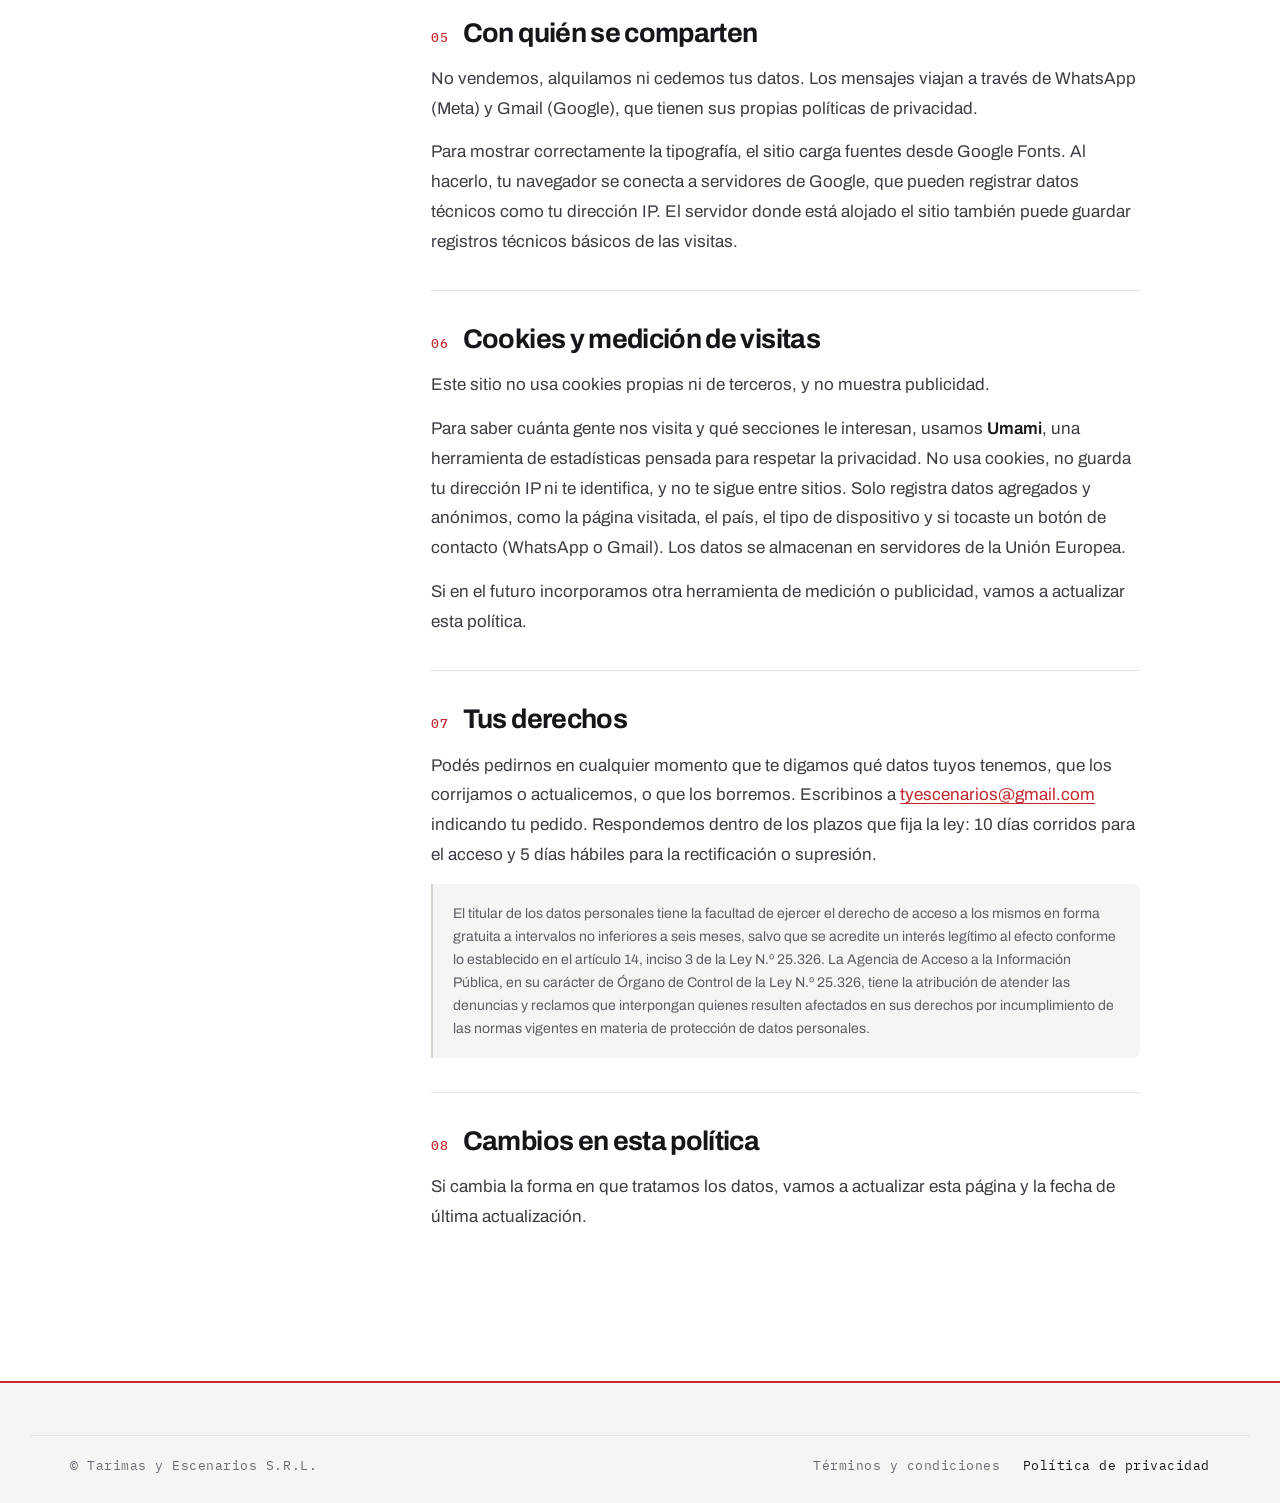
<file: privacidad.html>
<!DOCTYPE html>
<html lang="es-AR">
<head>
<meta charset="utf-8">
<meta name="viewport" content="width=device-width, initial-scale=1">
<title>Política de privacidad — Tarimas y Escenarios S.R.L.</title>
<meta name="description" content="Cómo trata Tarimas y Escenarios S.R.L. los datos de quienes se contactan a través de su sitio web.">
<meta name="theme-color" content="#FFFFFF">
<link rel="icon" href="data:image/svg+xml,%3Csvg xmlns='http://www.w3.org/2000/svg' viewBox='0 0 24 24' fill='none' stroke='%23C1272D' stroke-width='1.8' stroke-linejoin='round'%3E%3Cpath d='M12 3 22 9 12 15 2 9Z'/%3E%3Cpath d='M2 9v5l10 6v-5'/%3E%3Cpath d='M22 9v5l-10 6'/%3E%3C/svg%3E">
<link rel="preconnect" href="https://fonts.googleapis.com">
<link rel="preconnect" href="https://fonts.gstatic.com" crossorigin>
<link rel="stylesheet" href="https://fonts.googleapis.com/css2?family=Archivo:wght@400..800&family=IBM+Plex+Mono:wght@400;500&display=swap">
<link rel="stylesheet" href="styles.css">
<script defer src="https://cloud.umami.is/script.js" data-website-id="65a9a980-d060-48c9-a7aa-838c70a37754"></script>
</head>
<body>

<a class="skip" href="#contenido">Ir al contenido</a>

<header class="nav is-stuck">
  <div class="nav__in">
    <a class="brand" href="index.html">
      <img src="img/logo.svg" width="1024" height="520" alt="Tarimas y Escenarios S.R.L. — volver al inicio">
    </a>
    <a class="btn btn--ghost btn--sm" href="index.html">
      <svg viewBox="0 0 24 24" width="16" height="16" fill="none" stroke="currentColor" stroke-width="2" stroke-linecap="round" stroke-linejoin="round" aria-hidden="true"><path d="M19 12H5M11 18l-6-6 6-6"/></svg>
      <span>Volver al sitio</span>
    </a>
  </div>
</header>

<main id="contenido" class="legal" tabindex="-1">
  <div class="wrap legal__in">
    <header class="legal__head">
      <p class="eyebrow"><span class="eyebrow__dot"></span>Información legal</p>
      <h1>Política de privacidad</h1>
      <p class="legal__lead">Qué pasa con tus datos cuando visitás el sitio o nos escribís.</p>
      <p class="legal__date">Última actualización: 30 de octubre de 2026</p>
    </header>

    <nav class="legal__toc" aria-label="Contenido">
      <p class="legal__toc-t">En esta página</p>
      <ol>
        <li><a href="#resumen">En pocas palabras</a></li>
        <li><a href="#responsable">Responsable de los datos</a></li>
        <li><a href="#datos">Qué datos recibimos</a></li>
        <li><a href="#uso">Para qué los usamos</a></li>
        <li><a href="#terceros">Con quién se comparten</a></li>
        <li><a href="#cookies">Cookies y medición de visitas</a></li>
        <li><a href="#derechos">Tus derechos</a></li>
        <li><a href="#cambios">Cambios en esta política</a></li>
      </ol>
    </nav>

    <article class="legal__body">
<section id="resumen">
        <h2><span>01</span>En pocas palabras</h2>
        <ul>
        <li><b>Este sitio no tiene formularios</b>: no te pedimos ni guardamos datos al navegarlo.</li>
        <li><b>No usamos cookies</b> ni herramientas de publicidad. Medimos las visitas con una herramienta anónima, sin datos personales.</li>
        <li>Solo recibimos tus datos si <b>vos nos escribís</b> por WhatsApp o por email, y los usamos únicamente para responderte y armar tu presupuesto.</li>
        <li><b>No vendemos ni compartimos</b> tus datos con otras empresas.</li>
        </ul>
      </section>

      <section id="responsable">
        <h2><span>02</span>Responsable de los datos</h2>
        <p><b>Tarimas y Escenarios S.R.L.</b>, CUIT 30-67706343-9, con domicilio en Av. Lafuente 1249 (C1406), Ciudad Autónoma de Buenos Aires. Para cualquier consulta sobre tus datos podés escribir a <a href="mailto:tyescenarios@gmail.com">tyescenarios@gmail.com</a>.</p>
        <p>Esta política cumple con la Ley N.º 25.326 de Protección de los Datos Personales y su normativa complementaria.</p>
      </section>

      <section id="datos">
        <h2><span>03</span>Qué datos recibimos</h2>
        <p>Solo los que vos decidas enviarnos al contactarnos, por ejemplo:</p>
        <ul>
        <li>tu nombre y el de tu empresa o productora;</li>
        <li>tu número de teléfono o dirección de email;</li>
        <li>los datos del evento: fecha, lugar, medidas, planos o fotos del salón.</li>
        </ul>
        <p>No te pedimos datos sensibles y te pedimos que no los incluyas en tus mensajes.</p>
      </section>

      <section id="uso">
        <h2><span>04</span>Para qué los usamos</h2>
        <p>Para responder tu consulta, evaluar el montaje, preparar el presupuesto y, si nos contratás, coordinar el trabajo. No los usamos para enviarte publicidad ni para ningún otro fin.</p>
        <p>Los conservamos mientras dure la consulta o la relación comercial y durante el tiempo que exijan las obligaciones legales y contables. Después los eliminamos.</p>
      </section>

      <section id="terceros">
        <h2><span>05</span>Con quién se comparten</h2>
        <p>No vendemos, alquilamos ni cedemos tus datos. Los mensajes viajan a través de WhatsApp (Meta) y Gmail (Google), que tienen sus propias políticas de privacidad.</p>
        <p>Para mostrar correctamente la tipografía, el sitio carga fuentes desde Google Fonts. Al hacerlo, tu navegador se conecta a servidores de Google, que pueden registrar datos técnicos como tu dirección IP. El servidor donde está alojado el sitio también puede guardar registros técnicos básicos de las visitas.</p>
      </section>

      <section id="cookies">
        <h2><span>06</span>Cookies y medición de visitas</h2>
        <p>Este sitio no usa cookies propias ni de terceros, y no muestra publicidad.</p>
        <p>Para saber cuánta gente nos visita y qué secciones le interesan, usamos <b>Umami</b>, una herramienta de estadísticas pensada para respetar la privacidad. No usa cookies, no guarda tu dirección IP ni te identifica, y no te sigue entre sitios. Solo registra datos agregados y anónimos, como la página visitada, el país, el tipo de dispositivo y si tocaste un botón de contacto (WhatsApp o Gmail). Los datos se almacenan en servidores de la Unión Europea.</p>
        <p>Si en el futuro incorporamos otra herramienta de medición o publicidad, vamos a actualizar esta política.</p>
      </section>

      <section id="derechos">
        <h2><span>07</span>Tus derechos</h2>
        <p>Podés pedirnos en cualquier momento que te digamos qué datos tuyos tenemos, que los corrijamos o actualicemos, o que los borremos. Escribinos a <a href="mailto:tyescenarios@gmail.com">tyescenarios@gmail.com</a> indicando tu pedido. Respondemos dentro de los plazos que fija la ley: 10 días corridos para el acceso y 5 días hábiles para la rectificación o supresión.</p>
        <p class="legal__note">El titular de los datos personales tiene la facultad de ejercer el derecho de acceso a los mismos en forma gratuita a intervalos no inferiores a seis meses, salvo que se acredite un interés legítimo al efecto conforme lo establecido en el artículo 14, inciso 3 de la Ley N.º 25.326. La Agencia de Acceso a la Información Pública, en su carácter de Órgano de Control de la Ley N.º 25.326, tiene la atribución de atender las denuncias y reclamos que interpongan quienes resulten afectados en sus derechos por incumplimiento de las normas vigentes en materia de protección de datos personales.</p>
      </section>

      <section id="cambios">
        <h2><span>08</span>Cambios en esta política</h2>
        <p>Si cambia la forma en que tratamos los datos, vamos a actualizar esta página y la fecha de última actualización.</p>
      </section>
    </article>
  </div>
</main>

<footer class="foot">
  <div class="wrap foot__bar">
    <span>© <span translate="no">Tarimas y Escenarios S.R.L.</span></span>
    <span class="foot__legal">
      <a href="terminos.html">Términos y condiciones</a>
      <a href="privacidad.html" aria-current="page">Política de privacidad</a>
    </span>
  </div>
</footer>

</body>
</html>
</file>
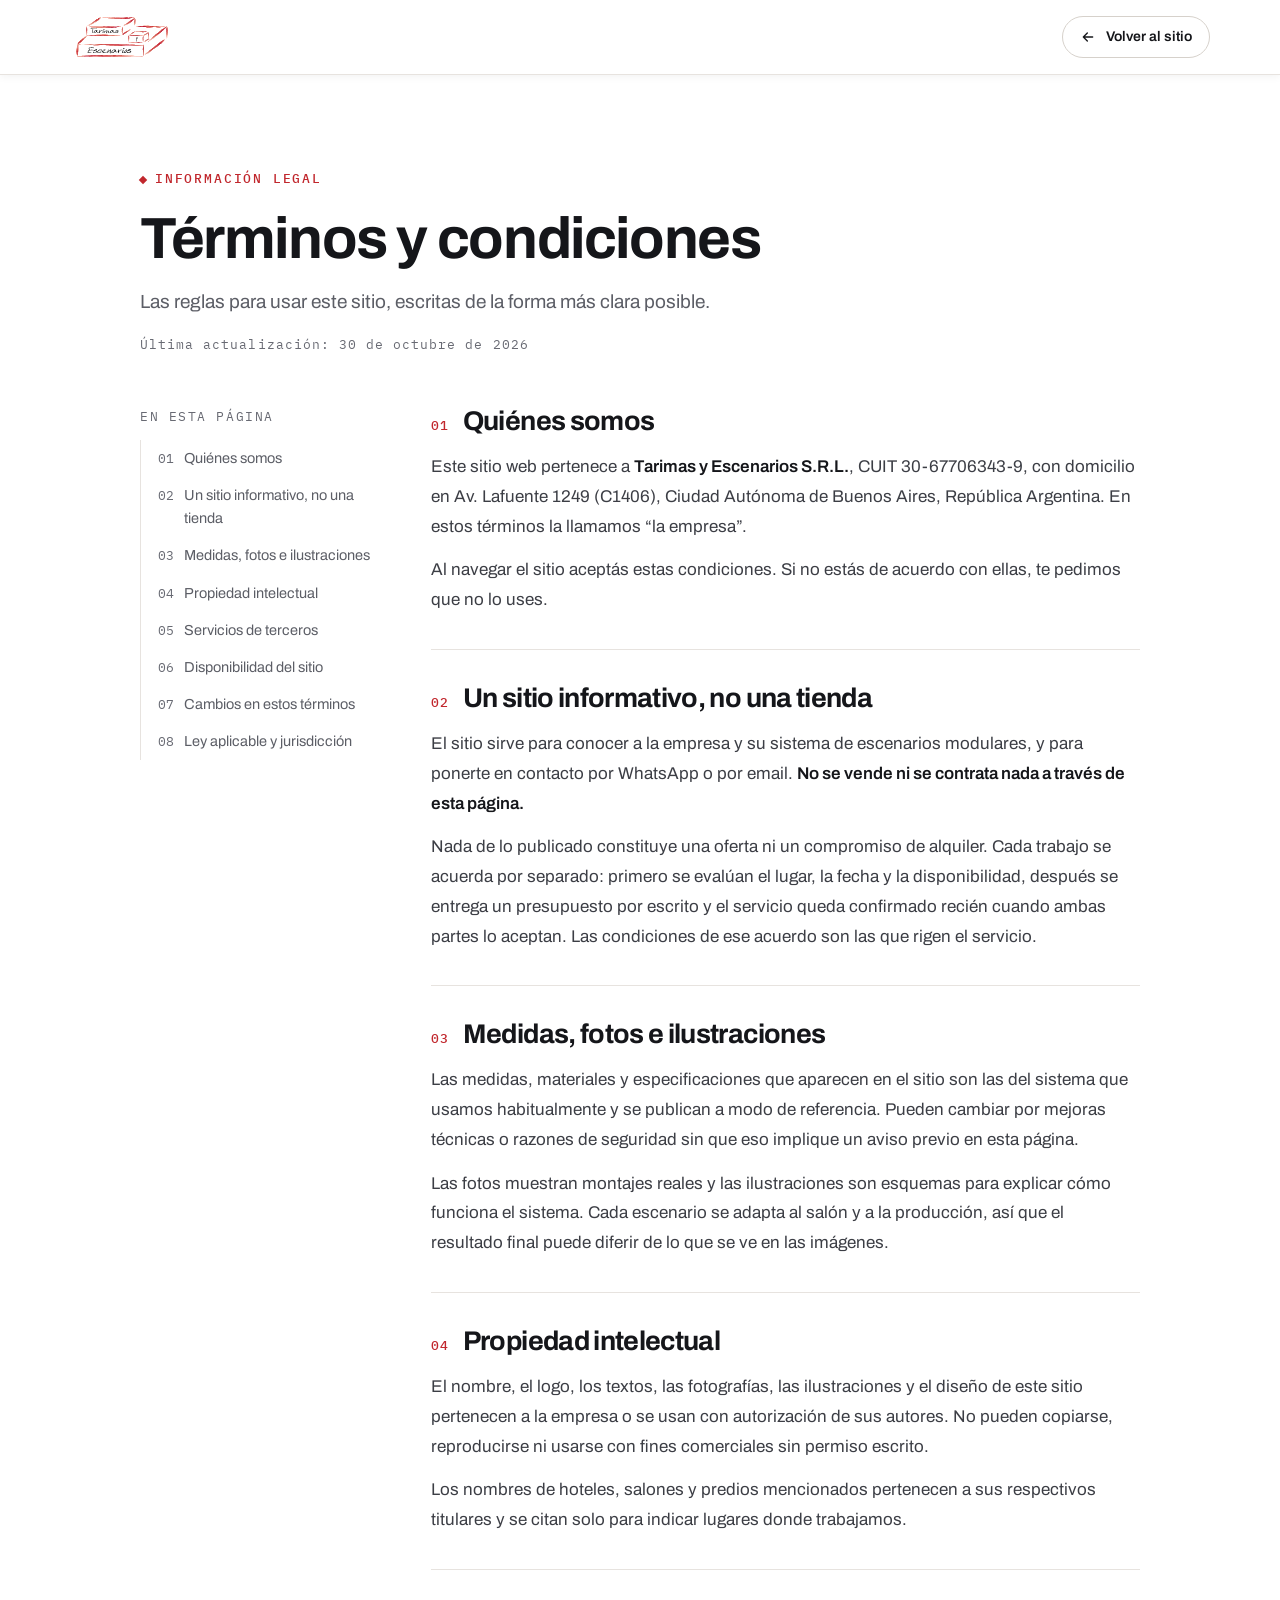
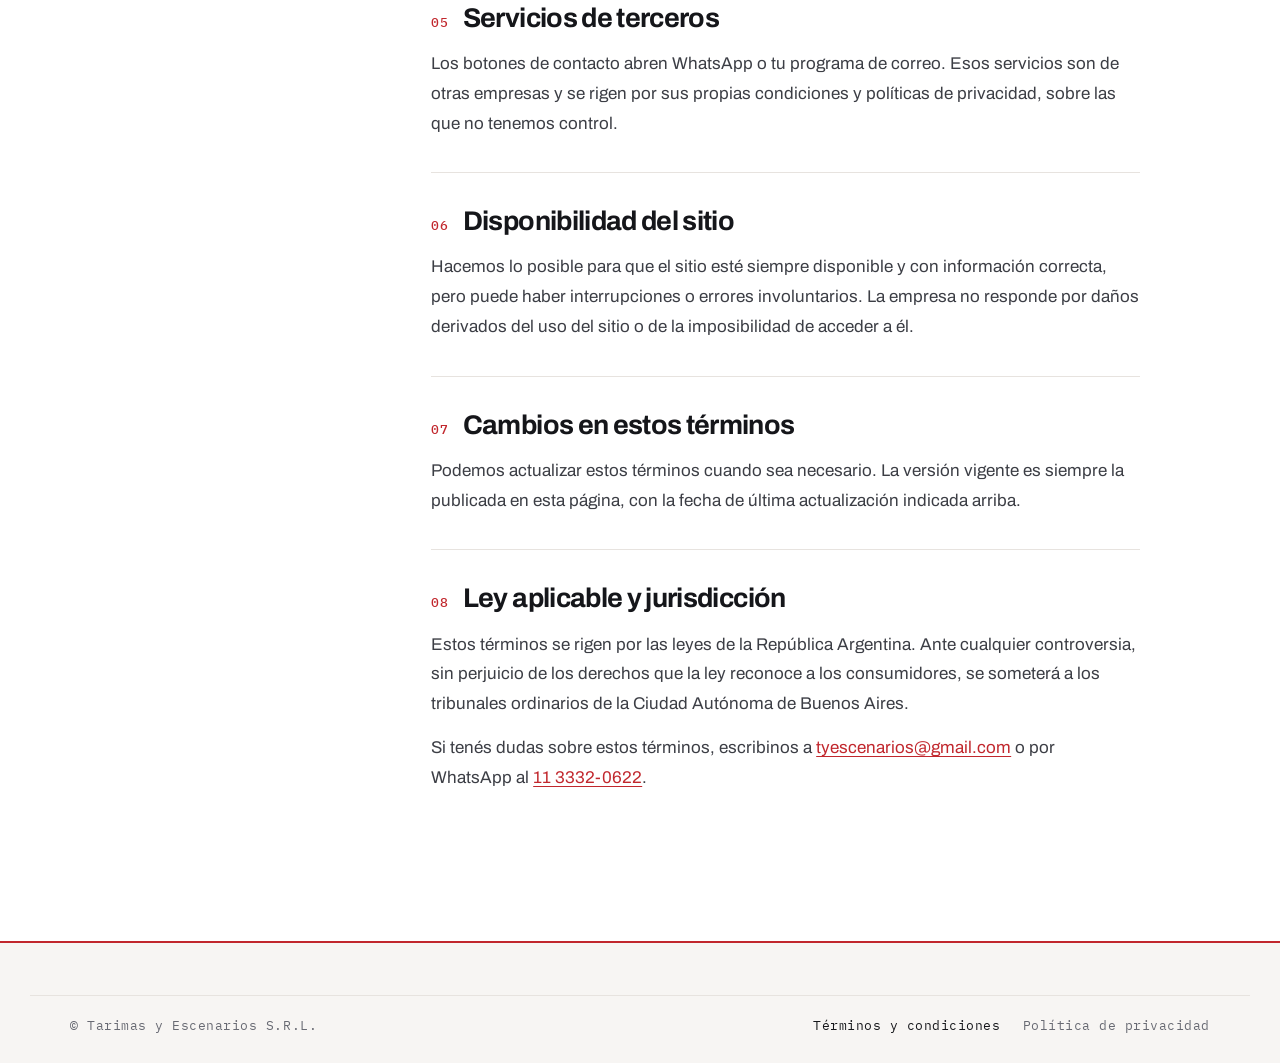
<file: terminos.html>
<!DOCTYPE html>
<html lang="es-AR">
<head>
<meta charset="utf-8">
<meta name="viewport" content="width=device-width, initial-scale=1">
<title>Términos y condiciones — Tarimas y Escenarios S.R.L.</title>
<meta name="description" content="Términos y condiciones de uso del sitio web de Tarimas y Escenarios S.R.L.">
<meta name="theme-color" content="#FFFFFF">
<link rel="icon" href="data:image/svg+xml,%3Csvg xmlns='http://www.w3.org/2000/svg' viewBox='0 0 24 24' fill='none' stroke='%23C1272D' stroke-width='1.8' stroke-linejoin='round'%3E%3Cpath d='M12 3 22 9 12 15 2 9Z'/%3E%3Cpath d='M2 9v5l10 6v-5'/%3E%3Cpath d='M22 9v5l-10 6'/%3E%3C/svg%3E">
<link rel="preconnect" href="https://fonts.googleapis.com">
<link rel="preconnect" href="https://fonts.gstatic.com" crossorigin>
<link rel="stylesheet" href="https://fonts.googleapis.com/css2?family=Archivo:wght@400..800&family=IBM+Plex+Mono:wght@400;500&display=swap">
<link rel="stylesheet" href="styles.css">
<script defer src="https://cloud.umami.is/script.js" data-website-id="65a9a980-d060-48c9-a7aa-838c70a37754"></script>
</head>
<body>

<a class="skip" href="#contenido">Ir al contenido</a>

<header class="nav is-stuck">
  <div class="nav__in">
    <a class="brand" href="index.html">
      <img src="img/logo.svg" width="1024" height="520" alt="Tarimas y Escenarios S.R.L. — volver al inicio">
    </a>
    <a class="btn btn--ghost btn--sm" href="index.html">
      <svg viewBox="0 0 24 24" width="16" height="16" fill="none" stroke="currentColor" stroke-width="2" stroke-linecap="round" stroke-linejoin="round" aria-hidden="true"><path d="M19 12H5M11 18l-6-6 6-6"/></svg>
      <span>Volver al sitio</span>
    </a>
  </div>
</header>

<main id="contenido" class="legal" tabindex="-1">
  <div class="wrap legal__in">
    <header class="legal__head">
      <p class="eyebrow"><span class="eyebrow__dot"></span>Información legal</p>
      <h1>Términos y condiciones</h1>
      <p class="legal__lead">Las reglas para usar este sitio, escritas de la forma más clara posible.</p>
      <p class="legal__date">Última actualización: 30 de octubre de 2026</p>
    </header>

    <nav class="legal__toc" aria-label="Contenido">
      <p class="legal__toc-t">En esta página</p>
      <ol>
        <li><a href="#quienes">Quiénes somos</a></li>
        <li><a href="#informativo">Un sitio informativo, no una tienda</a></li>
        <li><a href="#contenido">Medidas, fotos e ilustraciones</a></li>
        <li><a href="#propiedad">Propiedad intelectual</a></li>
        <li><a href="#terceros">Servicios de terceros</a></li>
        <li><a href="#responsabilidad">Disponibilidad del sitio</a></li>
        <li><a href="#cambios">Cambios en estos términos</a></li>
        <li><a href="#ley">Ley aplicable y jurisdicción</a></li>
      </ol>
    </nav>

    <article class="legal__body">
<section id="quienes">
        <h2><span>01</span>Quiénes somos</h2>
        <p>Este sitio web pertenece a <b>Tarimas y Escenarios S.R.L.</b>, CUIT 30-67706343-9, con domicilio en Av. Lafuente 1249 (C1406), Ciudad Autónoma de Buenos Aires, República Argentina. En estos términos la llamamos “la empresa”.</p>
        <p>Al navegar el sitio aceptás estas condiciones. Si no estás de acuerdo con ellas, te pedimos que no lo uses.</p>
      </section>

      <section id="informativo">
        <h2><span>02</span>Un sitio informativo, no una tienda</h2>
        <p>El sitio sirve para conocer a la empresa y su sistema de escenarios modulares, y para ponerte en contacto por WhatsApp o por email. <b>No se vende ni se contrata nada a través de esta página.</b></p>
        <p>Nada de lo publicado constituye una oferta ni un compromiso de alquiler. Cada trabajo se acuerda por separado: primero se evalúan el lugar, la fecha y la disponibilidad, después se entrega un presupuesto por escrito y el servicio queda confirmado recién cuando ambas partes lo aceptan. Las condiciones de ese acuerdo son las que rigen el servicio.</p>
      </section>

      <section id="contenido">
        <h2><span>03</span>Medidas, fotos e ilustraciones</h2>
        <p>Las medidas, materiales y especificaciones que aparecen en el sitio son las del sistema que usamos habitualmente y se publican a modo de referencia. Pueden cambiar por mejoras técnicas o razones de seguridad sin que eso implique un aviso previo en esta página.</p>
        <p>Las fotos muestran montajes reales y las ilustraciones son esquemas para explicar cómo funciona el sistema. Cada escenario se adapta al salón y a la producción, así que el resultado final puede diferir de lo que se ve en las imágenes.</p>
      </section>

      <section id="propiedad">
        <h2><span>04</span>Propiedad intelectual</h2>
        <p>El nombre, el logo, los textos, las fotografías, las ilustraciones y el diseño de este sitio pertenecen a la empresa o se usan con autorización de sus autores. No pueden copiarse, reproducirse ni usarse con fines comerciales sin permiso escrito.</p>
        <p>Los nombres de hoteles, salones y predios mencionados pertenecen a sus respectivos titulares y se citan solo para indicar lugares donde trabajamos.</p>
      </section>

      <section id="terceros">
        <h2><span>05</span>Servicios de terceros</h2>
        <p>Los botones de contacto abren WhatsApp o tu programa de correo. Esos servicios son de otras empresas y se rigen por sus propias condiciones y políticas de privacidad, sobre las que no tenemos control.</p>
      </section>

      <section id="responsabilidad">
        <h2><span>06</span>Disponibilidad del sitio</h2>
        <p>Hacemos lo posible para que el sitio esté siempre disponible y con información correcta, pero puede haber interrupciones o errores involuntarios. La empresa no responde por daños derivados del uso del sitio o de la imposibilidad de acceder a él.</p>
      </section>

      <section id="cambios">
        <h2><span>07</span>Cambios en estos términos</h2>
        <p>Podemos actualizar estos términos cuando sea necesario. La versión vigente es siempre la publicada en esta página, con la fecha de última actualización indicada arriba.</p>
      </section>

      <section id="ley">
        <h2><span>08</span>Ley aplicable y jurisdicción</h2>
        <p>Estos términos se rigen por las leyes de la República Argentina. Ante cualquier controversia, sin perjuicio de los derechos que la ley reconoce a los consumidores, se someterá a los tribunales ordinarios de la Ciudad Autónoma de Buenos Aires.</p>
        <p>Si tenés dudas sobre estos términos, escribinos a <a href="mailto:tyescenarios@gmail.com">tyescenarios@gmail.com</a> o por WhatsApp al <a href="https://wa.me/5491133320622" target="_blank" rel="noopener">11&nbsp;3332-0622</a>.</p>
      </section>
    </article>
  </div>
</main>

<footer class="foot">
  <div class="wrap foot__bar">
    <span>© <span translate="no">Tarimas y Escenarios S.R.L.</span></span>
    <span class="foot__legal">
      <a href="terminos.html" aria-current="page">Términos y condiciones</a>
      <a href="privacidad.html">Política de privacidad</a>
    </span>
  </div>
</footer>

</body>
</html>
</file>
<file: styles.css>
/* ─────────────────────────────  TOKENS  ───────────────────────────── */
:root {
  color-scheme: light;

  --bg:        #FFFFFF;
  --bg-alt:    #F7F5F3;
  --surface:   #FFFFFF;
  --line:      #E7E3DF;
  --line-str:  #D6D1CB;

  --ink:       #15161A;
  --muted:     #5C5E66;
  --dim:       #686A73;

  --red:       #C1272D;
  --red-dk:    #9C1B21;
  --red-lt:    #F0737A;
  --red-soft:  rgba(193,39,45,.06);
  --red-line:  rgba(193,39,45,.28);

  --wa:        #25D366;

  --sans: "Archivo", system-ui, -apple-system, "Segoe UI", sans-serif;
  --mono: "IBM Plex Mono", ui-monospace, "SF Mono", Menlo, monospace;

  --sh-sm: 0 2px 8px rgba(21,22,26,.05);
  --sh:    0 10px 30px -12px rgba(21,22,26,.16);
  --sh-lg: 0 26px 60px -22px rgba(21,22,26,.28);

  --r-sm: 7px;
  --r:    13px;
  --r-lg: 18px;

  --pad: clamp(20px, 5vw, 40px);
  --sec-y: clamp(72px, 9vw, 126px);
}

* { box-sizing: border-box; }

html { scroll-behavior: smooth; -webkit-text-size-adjust: 100%; scroll-padding-block: 88px; }

body {
  margin: 0;
  background: var(--bg);
  color: var(--ink);
  font-family: var(--sans);
  font-size: 16px;
  line-height: 1.6;
  font-synthesis-weight: none;
  -webkit-font-smoothing: antialiased;
  overflow-x: hidden;
  accent-color: var(--red);
  caret-color: var(--red);
}

::selection { background: var(--red); color: #fff; }

h1, h2, h3 { margin: 0; line-height: 1.08; letter-spacing: -.024em; font-weight: 700; text-wrap: balance; }
p { margin: 0; text-wrap: pretty; }

/* El logo trazado trae un fondo casi blanco; multiply lo funde con la superficie clara */
.brand img, .hero__logo, .foot__brand img { mix-blend-mode: multiply; filter: contrast(1.12); }
ul, ol { margin: 0; padding: 0; list-style: none; }
a { color: inherit; text-decoration: none; }
a, button { touch-action: manipulation; -webkit-tap-highlight-color: rgba(193,39,45,.15); }
img, svg { display: block; max-width: 100%; }

:focus-visible { outline: 2px solid var(--red); outline-offset: 3px; }

.sr {
  position: absolute; width: 1px; height: 1px;
  padding: 0; margin: -1px; overflow: hidden;
  clip: rect(0 0 0 0); white-space: nowrap; border: 0;
}

.skip {
  position: absolute; left: 12px; top: 12px; z-index: 200;
  background: var(--red); color: #fff;
  padding: 10px 16px; border-radius: var(--r-sm); font-weight: 600;
  transform: translateY(-120px);
  transition: transform .2s;
}
.skip:focus { transform: none; }

.wrap { width: 100%; max-width: 1220px; margin-inline: auto; padding-inline: var(--pad); }

/* ─────────────────────────────  SHARED  ───────────────────────────── */
.eyebrow {
  display: inline-flex; align-items: center; gap: 9px;
  font-family: var(--mono); font-size: 13px; font-weight: 500;
  letter-spacing: .14em; text-transform: uppercase;
  color: var(--red);
  margin-bottom: 18px;
}
.eyebrow__dot { width: 6px; height: 6px; flex: none; background: var(--red); transform: rotate(45deg); }

.sec { padding-block: var(--sec-y); scroll-margin-top: 88px; position: relative; }
.sec--alt { background: var(--bg-alt); border-block: 1px solid var(--line); }

.sec__head { max-width: 760px; margin-bottom: clamp(38px, 5vw, 62px); }
.sec__head--flush { margin-bottom: 0; }
.sec__head h2 { font-size: clamp(30px, 4.4vw, 52px); }
.sec__lead { margin-top: 18px; font-size: clamp(15.5px, 1.5vw, 18px); color: var(--muted); max-width: 62ch; }

/* ─────────────────────────────  BUTTONS  ───────────────────────────── */
.btn {
  display: inline-flex; align-items: center; justify-content: center; gap: 10px;
  font-family: var(--sans); font-weight: 600; font-size: 15px;
  padding: 13px 22px;
  border: 1px solid transparent;
  border-radius: 999px;
  cursor: pointer;
  transition: background .2s, border-color .2s, color .2s, transform .2s, box-shadow .2s;
  white-space: nowrap;
}
.btn--sm { padding: 9px 17px; font-size: 14px; }
.btn--lg { padding: 16px 28px; font-size: 16px; }
.btn--block { width: 100%; }

.btn--primary {
  background: var(--red); color: #fff;
  box-shadow: 0 10px 24px -12px rgba(193,39,45,.75);
}
.btn--primary:hover {
  background: var(--red-dk);
  transform: translateY(-2px);
  box-shadow: 0 16px 32px -12px rgba(193,39,45,.8);
}
.btn--ghost { border-color: var(--line-str); color: var(--ink); background: #fff; }
.btn--ghost:hover { border-color: var(--red); color: var(--red); }

.ico-wa { width: 18px; height: 18px; flex: none; }
.btn--lg .ico-wa { width: 20px; height: 20px; }

/* ─────────────────────────────  NAV  ───────────────────────────── */
.nav {
  position: sticky; top: 0; z-index: 100;
  background: rgba(255,255,255,.9);
  backdrop-filter: blur(14px);
  -webkit-backdrop-filter: blur(14px);
  border-bottom: 1px solid transparent;
  transition: border-color .3s, box-shadow .3s;
}
.nav.is-stuck { border-bottom-color: var(--line); box-shadow: var(--sh-sm); }
.nav__in {
  max-width: 1220px; margin-inline: auto;
  padding: 11px var(--pad);
  display: flex; align-items: center; gap: 28px;
}

.brand { margin-right: auto; display: block; transition: opacity .3s, visibility .3s; }
.brand img { height: 52px; width: auto; }
/* Mientras el logo grande de la portada está a la vista, el del menú no se repite */
.nav.hide-brand .brand { opacity: 0; visibility: hidden; }

.nav__links { display: flex; gap: 26px; }
.nav__links a {
  font-size: 14.5px; color: var(--muted);
  transition: color .18s; position: relative; padding-block: 4px;
}
.nav__links a:hover { color: var(--ink); }
.nav__links a::after {
  content: ""; position: absolute; left: 0; right: 0; bottom: 0; height: 2px;
  background: var(--red);
  transform: scaleX(0); transform-origin: left;
  transition: transform .22s cubic-bezier(.22,.61,.36,1);
}
.nav__links a:hover::after, .nav__links a:focus-visible::after { transform: scaleX(1); }

/* ─────────────────────────────  HERO  ───────────────────────────── */
/* Pocas piezas y mucho aire: logo, título, una frase, un botón y la foto */
.hero { padding-block: clamp(40px, 6vw, 88px); }

.hero__in {
  display: grid;
  grid-template-columns: minmax(0, 1fr) minmax(0, 1fr);
  gap: clamp(32px, 6vw, 96px);
  align-items: center;
}

.hero__logo { width: min(100%, 400px); height: auto; margin-bottom: clamp(28px, 3.4vw, 44px); }

.hero__title {
  font-size: clamp(30px, 3.4vw, 46px);
  font-weight: 800;
  letter-spacing: -.03em;
  line-height: 1.08;
  max-width: 18ch;
}
.hero__title em { font-style: normal; color: var(--red); }

.hero__lead { margin-top: 18px; font-size: clamp(17px, 1.5vw, 19px); color: var(--muted); max-width: 44ch; }
.hero__cta { margin-top: 32px; }

.hero__photo { margin: 0; }
.hero__photo img { width: 100%; height: auto; aspect-ratio: 1; object-fit: cover; border-radius: var(--r-lg); }

/* ─────────────────────────────  FOTOS  ───────────────────────────── */
.shot { position: relative; margin: 0; }
.shot img {
  width: 100%; height: 100%; object-fit: cover;
  border-radius: var(--r-lg);
  position: relative; z-index: 1;
  box-shadow: var(--sh-lg);
}
.shot figcaption {
  position: absolute; z-index: 2;
  left: 16px; right: 16px; bottom: 16px;
  display: flex; align-items: center; gap: 10px;
  background: rgba(255,255,255,.94);
  backdrop-filter: blur(10px);
  -webkit-backdrop-filter: blur(10px);
  border: 1px solid rgba(21,22,26,.08);
  border-radius: 10px;
  padding: 11px 14px;
  font-size: 13px; font-weight: 500; line-height: 1.35;
  color: var(--ink);
  box-shadow: var(--sh-sm);
}
.shot figcaption .eyebrow__dot { flex: none; }

.gallery {
  display: grid;
  grid-template-columns: repeat(auto-fit, minmax(300px, 1fr));
  gap: 20px;
  margin-bottom: clamp(38px, 5vw, 56px);
}
.gallery .shot img { aspect-ratio: 4 / 3; }

/* ─────────────────────────────  NÚMEROS  ───────────────────────────── */
.numbers {
  background: var(--bg-alt);
  border-block: 1px solid var(--line);
  padding-block: clamp(40px, 5vw, 64px);
}
.stats { display: grid; grid-template-columns: repeat(4, 1fr); gap: 24px; }
.stats b {
  display: block; font-size: clamp(30px, 3.6vw, 46px);
  font-weight: 800; letter-spacing: -.035em; line-height: 1.1;
  font-variant-numeric: tabular-nums; color: var(--red);
}
.stats span { display: block; margin-top: 6px; font-size: 15px; color: var(--muted); }

/* ─────────────────────────────  SERVICIOS  ───────────────────────────── */
/* Lista editorial: el título queda fijo a la izquierda y los servicios corren a la derecha */
.services {
  display: grid;
  grid-template-columns: minmax(0, .85fr) minmax(0, 1.15fr);
  gap: clamp(40px, 7vw, 120px);
  align-items: start;
}
.services__head { position: sticky; top: 120px; margin-bottom: 0; }
.services__list { border-bottom: 1px solid var(--line); }
.services__list li {
  display: grid; grid-template-columns: 26px minmax(0, 1fr); gap: 22px;
  padding-block: clamp(26px, 3vw, 38px);
  border-top: 1px solid var(--line);
}
.services__list svg { width: 26px; height: 26px; color: var(--red); margin-top: 3px; }
.services__list h3 { font-size: clamp(20px, 2vw, 25px); font-weight: 700; letter-spacing: -.02em; transition: color .2s; }
.services__list p { margin-top: 10px; font-size: 16px; color: var(--muted); max-width: 50ch; }
.services__list li:hover h3 { color: var(--red); }

/* ─────────────────────────────  SISTEMA  ───────────────────────────── */
/* Lámina técnica: el plano real con referencias numeradas y la leyenda al costado */
.blueprint {
  display: grid;
  grid-template-columns: minmax(0, 1.35fr) minmax(0, 1fr);
  gap: clamp(28px, 4vw, 56px);
  align-items: center;
}
.blueprint__fig { margin: 0; padding: clamp(14px, 2.4vw, 32px); background: var(--surface); border-radius: var(--r-lg); }
.blueprint__img { position: relative; }
.blueprint__img img { width: 100%; height: auto; }

.pin {
  position: absolute; left: var(--x); top: var(--y);
  width: 30px; height: 30px; margin: -15px 0 0 -15px;
  border-radius: 50%; background: var(--red); color: #fff;
  font: 700 13px/30px var(--sans); text-align: center;
  box-shadow: 0 0 0 5px rgba(193,39,45,.16);
  transition: scale .2s, box-shadow .2s;
}
.pin.is-on { scale: 1.18; box-shadow: 0 0 0 9px rgba(193,39,45,.2); }

.blueprint__list { display: grid; gap: 4px; }
.blueprint__list li {
  display: grid; grid-template-columns: 30px minmax(0, 1fr); gap: 16px;
  padding: 14px 16px; border-radius: var(--r);
  transition: background .2s;
}
.blueprint__list li.is-on { background: var(--surface); }
.pin-n {
  width: 30px; height: 30px; border-radius: 50%;
  border: 1.5px solid var(--red); color: var(--red);
  font: 700 13px/27px var(--sans); text-align: center;
  transition: background .2s, color .2s;
}
.blueprint__list li.is-on .pin-n { background: var(--red); color: #fff; }
.blueprint__list h3 { font-size: 17px; font-weight: 700; letter-spacing: -.015em; }
.blueprint__list p { margin-top: 4px; font-size: 14.8px; color: var(--muted); }

.blueprint__note {
  display: flex; align-items: center; gap: 10px;
  margin-top: clamp(24px, 3vw, 36px);
  font-size: 14.5px; color: var(--muted);
}

@media (prefers-reduced-motion: no-preference) {
  .blueprint__fig .pin { opacity: 0; transform: scale(.4); }
  .blueprint__fig.is-in .pin { animation: pin-in .45s cubic-bezier(.34,1.56,.64,1) forwards; animation-delay: calc(.35s + var(--i) * .12s); }
}
@keyframes pin-in { to { opacity: 1; transform: none; } }

/* ─────────────────────────────  SEGURIDAD  ───────────────────────────── */
.sec--safety { background: var(--ink); color: #fff; }
.sec--safety .eyebrow { color: var(--red-lt); }
.sec--safety .eyebrow__dot { background: var(--red-lt); }
.sec--safety .sec__lead { color: #B9BAC1; }

.safety {
  display: grid;
  grid-template-columns: minmax(0, 1fr) minmax(0, 1.05fr);
  gap: clamp(32px, 5vw, 72px);
  align-items: start;
}
.safety h2 { font-size: clamp(29px, 3.8vw, 46px); }
.safety__note {
  margin-top: 22px; padding-left: 16px;
  border-left: 2px solid var(--red-lt);
  font-size: 15px; color: #fff;
}

.creds { display: grid; gap: 14px; }
.creds li {
  display: flex; gap: 18px;
  padding: 24px 24px 26px;
  border: 1px solid rgba(255,255,255,.12);
  border-radius: var(--r);
  background: rgba(255,255,255,.04);
}
.creds__ico {
  display: grid; place-items: center; flex: none;
  width: 42px; height: 42px; border-radius: 10px;
  background: rgba(240,115,122,.12); color: var(--red-lt);
  border: 1px solid rgba(240,115,122,.3);
}
.creds__ico svg { width: 21px; height: 21px; }
.creds h3 { font-size: 17px; font-weight: 600; margin-bottom: 7px; }
.creds p { font-size: 14.5px; color: #B9BAC1; }

/* ─────────────────────────────  TERMINACIONES  ───────────────────────────── */
.finish-grid {
  display: grid;
  grid-template-columns: minmax(0, 1.1fr) minmax(0, .9fr);
  gap: clamp(28px, 5vw, 72px);
  align-items: center;
}
.finish-grid .shot img { aspect-ratio: 4 / 3; }
.finish { display: grid; }
.finish__item { padding: 26px 0 28px; position: relative; max-width: 52ch; }
.finish__item::before {
  content: ""; position: absolute; left: 0; top: 0; right: 0; height: 1px; background: var(--line);
}
.finish__item::after {
  content: ""; position: absolute; left: 0; top: 0; width: 42px; height: 2px; background: var(--red);
}
.finish__item:last-child { padding-bottom: 0; }
.finish__item b { display: block; font-size: 19px; font-weight: 700; letter-spacing: -.02em; margin-bottom: 8px; }
.finish__item p { font-size: 15px; color: var(--muted); }

/* ─────────────────────────────  VENUES  ───────────────────────────── */
/* Muro de logos en un solo tono: la marca de cada lugar con sus sedes debajo */
.venues {
  display: grid; grid-template-columns: repeat(4, minmax(0, 1fr));
  border-top: 1px solid var(--line);
  border-left: 1px solid var(--line);
  background: var(--surface);
}
.venues li {
  display: grid; justify-items: center; align-content: center; gap: 14px;
  padding: 30px 18px 26px; text-align: center;
  border-right: 1px solid var(--line);
  border-bottom: 1px solid var(--line);
}
.venues__logo { display: grid; place-items: center; height: 56px; width: 100%; }
.venues__logo img {
  height: var(--h, 44px); width: auto; max-width: 85%;
  filter: brightness(0); opacity: .72;
  transition: opacity .2s;
}
.venues li:hover .venues__logo img { opacity: 1; }
.venues__name { font-size: 14px; font-weight: 500; line-height: 1.4; color: var(--muted); }
.venues__note {
  margin-top: 20px;
  font-family: var(--mono); font-size: 13px; color: var(--dim); letter-spacing: .03em;
}

/* ─────────────────────────────  PROCESO  ───────────────────────────── */
.steps { display: grid; grid-template-columns: repeat(auto-fit, minmax(235px, 1fr)); }
.steps li { padding: 32px 26px 34px 0; position: relative; }
.steps li::before {
  content: ""; position: absolute; left: 0; top: 0; right: 18px; height: 1px; background: var(--line);
}
.steps li::after {
  content: ""; position: absolute; left: 0; top: 0; width: 42px; height: 2px; background: var(--red);
}
.steps__n {
  display: block; font-family: var(--mono); font-size: 13px;
  letter-spacing: .12em; color: var(--red); margin-bottom: 18px;
}
.steps h3 { font-size: 18.5px; font-weight: 600; margin-bottom: 10px; }
.steps p { font-size: 14.8px; color: var(--muted); }

/* ─────────────────────────────  CONTACTO  ───────────────────────────── */
.sec--contact {
  background:
    radial-gradient(70% 80% at 85% 5%, rgba(193,39,45,.07), transparent 62%),
    var(--bg-alt);
  border-top: 1px solid var(--line);
}
.contact__head { max-width: 720px; margin: 0 auto clamp(36px, 4.5vw, 56px); text-align: center; }
.contact__head .sec__lead { margin-inline: auto; }
.contact__head h2 { font-size: clamp(30px, 4vw, 48px); }

.contact__ways {
  display: grid; grid-template-columns: minmax(0, 1fr) minmax(0, 1fr);
  gap: clamp(14px, 2vw, 22px);
  max-width: 980px; margin-inline: auto;
}
.way {
  display: flex; flex-direction: column; align-items: flex-start;
  padding: clamp(28px, 3.4vw, 42px);
  border: 1px solid var(--line);
  border-radius: 22px;
  background: var(--surface);
  box-shadow: var(--sh-sm);
  transition: border-color .25s, transform .25s, box-shadow .25s;
}
.way:hover { transform: translateY(-4px); box-shadow: var(--sh-lg); }
.way__ico {
  display: grid; place-items: center;
  width: 60px; height: 60px; margin-bottom: 26px;
  border-radius: 16px;
}
.way__ico svg { width: 30px; height: 30px; }
.way__k {
  font-family: var(--mono); font-size: 13px; font-weight: 500;
  letter-spacing: .12em; text-transform: uppercase; color: var(--dim);
}
.way__v {
  margin-top: 6px;
  font-size: clamp(26px, 3vw, 38px); font-weight: 700;
  letter-spacing: -.03em; line-height: 1.1;
  overflow-wrap: anywhere;
}
.way__d { margin-top: 12px; font-size: 16.5px; line-height: 1.55; color: var(--muted); max-width: 34ch; margin-bottom: 30px; }
.way__go {
  display: inline-flex; align-items: center; gap: 10px;
  margin-top: auto; padding: 15px 24px;
  border-radius: 99px;
  font-size: 17px; font-weight: 600;
  transition: gap .25s, background .25s;
}
.way__go svg { width: 18px; height: 18px; }
.way:hover .way__go { gap: 16px; }

.way--wa { border-color: rgba(37,211,102,.35); background: linear-gradient(180deg, #F3FCF6, #fff 60%); }
.way--wa:hover { border-color: var(--wa); }
.way--wa .way__ico { background: var(--wa); color: #fff; box-shadow: 0 12px 26px -12px rgba(37,211,102,.9); }
.way--wa .way__go { background: var(--wa); color: #fff; }
.way--wa:hover .way__go { background: #1FBE5B; }

.way--mail:hover { border-color: var(--red-line); }
.way--mail .way__ico { background: #fff; border: 1px solid var(--line); box-shadow: var(--sh-sm); }
.way--mail .way__v { font-size: clamp(21px, 2.3vw, 28px); }
.way--mail .way__go { border: 1px solid var(--line-str); color: var(--ink); }
.way--mail:hover .way__go { border-color: var(--red); color: var(--red); }

/* ─────────────────────────────  FOOTER  ───────────────────────────── */
.foot { background: var(--bg-alt); border-top: 2px solid var(--red); padding-top: 52px; }
.foot__in {
  display: flex; flex-wrap: wrap; gap: 40px;
  justify-content: space-between; align-items: flex-start;
  padding-bottom: 40px;
}
.foot__brand { max-width: 420px; }
.foot__brand img { height: 72px; width: auto; margin-bottom: 16px; }
.foot__brand p { font-size: 14.5px; color: var(--muted); }
.foot__links { display: grid; gap: 9px; align-content: start; }
.foot__links-t {
  font-family: var(--mono); font-size: 13px; letter-spacing: .12em;
  text-transform: uppercase; color: var(--dim); margin-bottom: 4px;
}
.foot__links a { font-size: 14.5px; color: var(--muted); padding-block: 4px; transition: color .18s; }
.foot__links a:hover { color: var(--red); }
.foot__bar {
  display: flex; justify-content: space-between; gap: 16px; flex-wrap: wrap;
  padding-block: 20px 26px;
  border-top: 1px solid var(--line);
  font-family: var(--mono); font-size: 13px; color: var(--dim); letter-spacing: .04em;
}
.foot__bar a:hover { color: var(--red); }

/* ─────────────────────────────  LEGALES  ───────────────────────────── */
.legal { padding-block: clamp(48px, 7vw, 96px) var(--sec-y); }
.legal__in {
  display: grid;
  grid-template-columns: 240px minmax(0, 1fr);
  grid-template-areas: "head head" "toc body";
  gap: clamp(28px, 4vw, 64px);
  max-width: 1080px;
}
.legal__head { grid-area: head; max-width: 720px; }
.legal__head h1 { font-size: clamp(34px, 5vw, 58px); }
.legal__lead { margin-top: 16px; font-size: clamp(17px, 1.6vw, 19px); color: var(--muted); }
.legal__date { margin-top: 18px; font-family: var(--mono); font-size: 13px; letter-spacing: .08em; color: var(--dim); }

.legal__toc { grid-area: toc; position: sticky; top: 104px; align-self: start; }
.legal__toc-t {
  font-family: var(--mono); font-size: 13px; letter-spacing: .12em;
  text-transform: uppercase; color: var(--dim); margin-bottom: 12px;
}
.legal__toc ol { counter-reset: toc; border-left: 1px solid var(--line); }
.legal__toc li { counter-increment: toc; }
.legal__toc a {
  display: flex; gap: 10px;
  padding: 7px 0 7px 16px; margin-left: -1px;
  border-left: 2px solid transparent;
  font-size: 14.5px; color: var(--muted);
  transition: color .18s, border-color .18s;
}
.legal__toc a::before {
  content: counter(toc, decimal-leading-zero);
  font-family: var(--mono); font-size: 13px; color: var(--dim); padding-top: 2px;
}
.legal__toc a:hover { color: var(--red); border-left-color: var(--red); }

.legal__body { grid-area: body; max-width: 720px; }
.legal__body section { padding-block: 34px; border-top: 1px solid var(--line); scroll-margin-top: 96px; }
.legal__body section:first-child { padding-top: 0; border-top: 0; }
.legal__body h2 {
  display: flex; align-items: baseline; gap: 14px;
  font-size: clamp(22px, 2.3vw, 27px); font-weight: 700; margin-bottom: 16px;
}
.legal__body h2 span { font-family: var(--mono); font-size: 13px; font-weight: 500; color: var(--red); letter-spacing: .06em; }
.legal__body p, .legal__body li { font-size: 17px; line-height: 1.75; color: #3C3E45; }
.legal__body p + p, .legal__body p + ul, .legal__body ul + p { margin-top: 14px; }
.legal__body ul { display: grid; gap: 10px; }
.legal__body li { position: relative; padding-left: 22px; }
.legal__body li::before {
  content: ""; position: absolute; left: 2px; top: .7em;
  width: 6px; height: 6px; background: var(--red); transform: rotate(45deg);
}
.legal__body b { color: var(--ink); font-weight: 600; }
.legal__body a { color: var(--red); text-decoration: underline; text-underline-offset: 3px; }
.legal__body section:first-child ul {
  padding: 26px 28px; border-radius: var(--r-lg);
  background: var(--bg-alt); border: 1px solid var(--line);
}
.legal__note {
  padding: 18px 20px; border-left: 2px solid var(--line-str);
  background: var(--bg-alt); border-radius: 0 var(--r-sm) var(--r-sm) 0;
  font-size: 14px !important; line-height: 1.65 !important; color: var(--muted) !important;
}
.ph { background: #FFF3C4; color: #6B4E00; padding: 1px 6px; border-radius: 4px; font-family: var(--mono); font-size: .85em; }

.foot__legal { display: flex; gap: 22px; flex-wrap: wrap; }
.foot__legal a[aria-current] { color: var(--ink); }

@media (max-width: 860px) {
  .legal__in { grid-template-columns: 1fr; grid-template-areas: "head" "toc" "body"; }
  .legal__toc { position: static; }
}

/* ───────────────────────────  WHATSAPP FLOAT  ─────────────────────────── */
.wafloat {
  position: fixed; right: 18px; bottom: 18px; z-index: 90;
  display: inline-flex; align-items: center; gap: 10px;
  padding: 14px 20px;
  background: var(--wa); color: #05240F;
  font-weight: 700; font-size: 14.5px;
  border-radius: 999px;
  box-shadow: 0 14px 30px -10px rgba(37,211,102,.6);
  opacity: 0; transform: translateY(20px) scale(.95); pointer-events: none;
  transition: opacity .3s, transform .3s, background .2s;
}
.wafloat.is-on { opacity: 1; transform: none; pointer-events: auto; }
.wafloat:hover { background: #1FBE5B; }
.wafloat svg { width: 22px; height: 22px; flex: none; }

/* ─────────────────────────────  REVEAL  ───────────────────────────── */
.reveal { opacity: 0; transform: translateY(20px); }
@media (prefers-reduced-motion: no-preference) {
  .reveal { transition: opacity .65s cubic-bezier(.22,.61,.36,1), transform .65s cubic-bezier(.22,.61,.36,1); }
}
.reveal.is-in { opacity: 1; transform: none; }

/* ─────────────────────────────  RESPONSIVE  ───────────────────────────── */
@media (max-width: 1080px) {
  .nav__links { display: none; }
  .hero__in { grid-template-columns: 1fr; }
  .hero__photo { max-width: 640px; }
  .hero__photo img { aspect-ratio: 4 / 3; }
  .services { grid-template-columns: 1fr; gap: 8px; }
  .services__head { position: static; margin-bottom: clamp(24px, 4vw, 40px); }
  .safety, .blueprint { grid-template-columns: 1fr; }

}

@media (max-width: 760px) {
  .brand img { height: 42px; }
  .hero__logo { width: min(100%, 280px); }
  .finish-grid { grid-template-columns: 1fr; }
  .stats { grid-template-columns: 1fr 1fr; gap: 28px 20px; }
  .venues { grid-template-columns: repeat(2, minmax(0, 1fr)); }
  .venues li { padding: 24px 12px 20px; }
  .venues__logo { height: 48px; }
  .venues__logo img { height: calc(var(--h, 44px) * .85); }
  .steps li { padding-right: 0; }
  .steps li::before { right: 0; }
  .contact__ways { grid-template-columns: 1fr; }
  .wafloat span { display: none; }
  .wafloat { padding: 16px; right: 14px; bottom: 14px; }
  .hero__cta .btn { flex: 1 1 100%; }
  .pin { width: 24px; height: 24px; margin: -12px 0 0 -12px; font-size: 13px; line-height: 24px; }
}

@media (prefers-reduced-motion: reduce) {
  html { scroll-behavior: auto; }
  * { animation: none !important; transition: none !important; }
  .reveal { opacity: 1; transform: none; }
}
</file>
